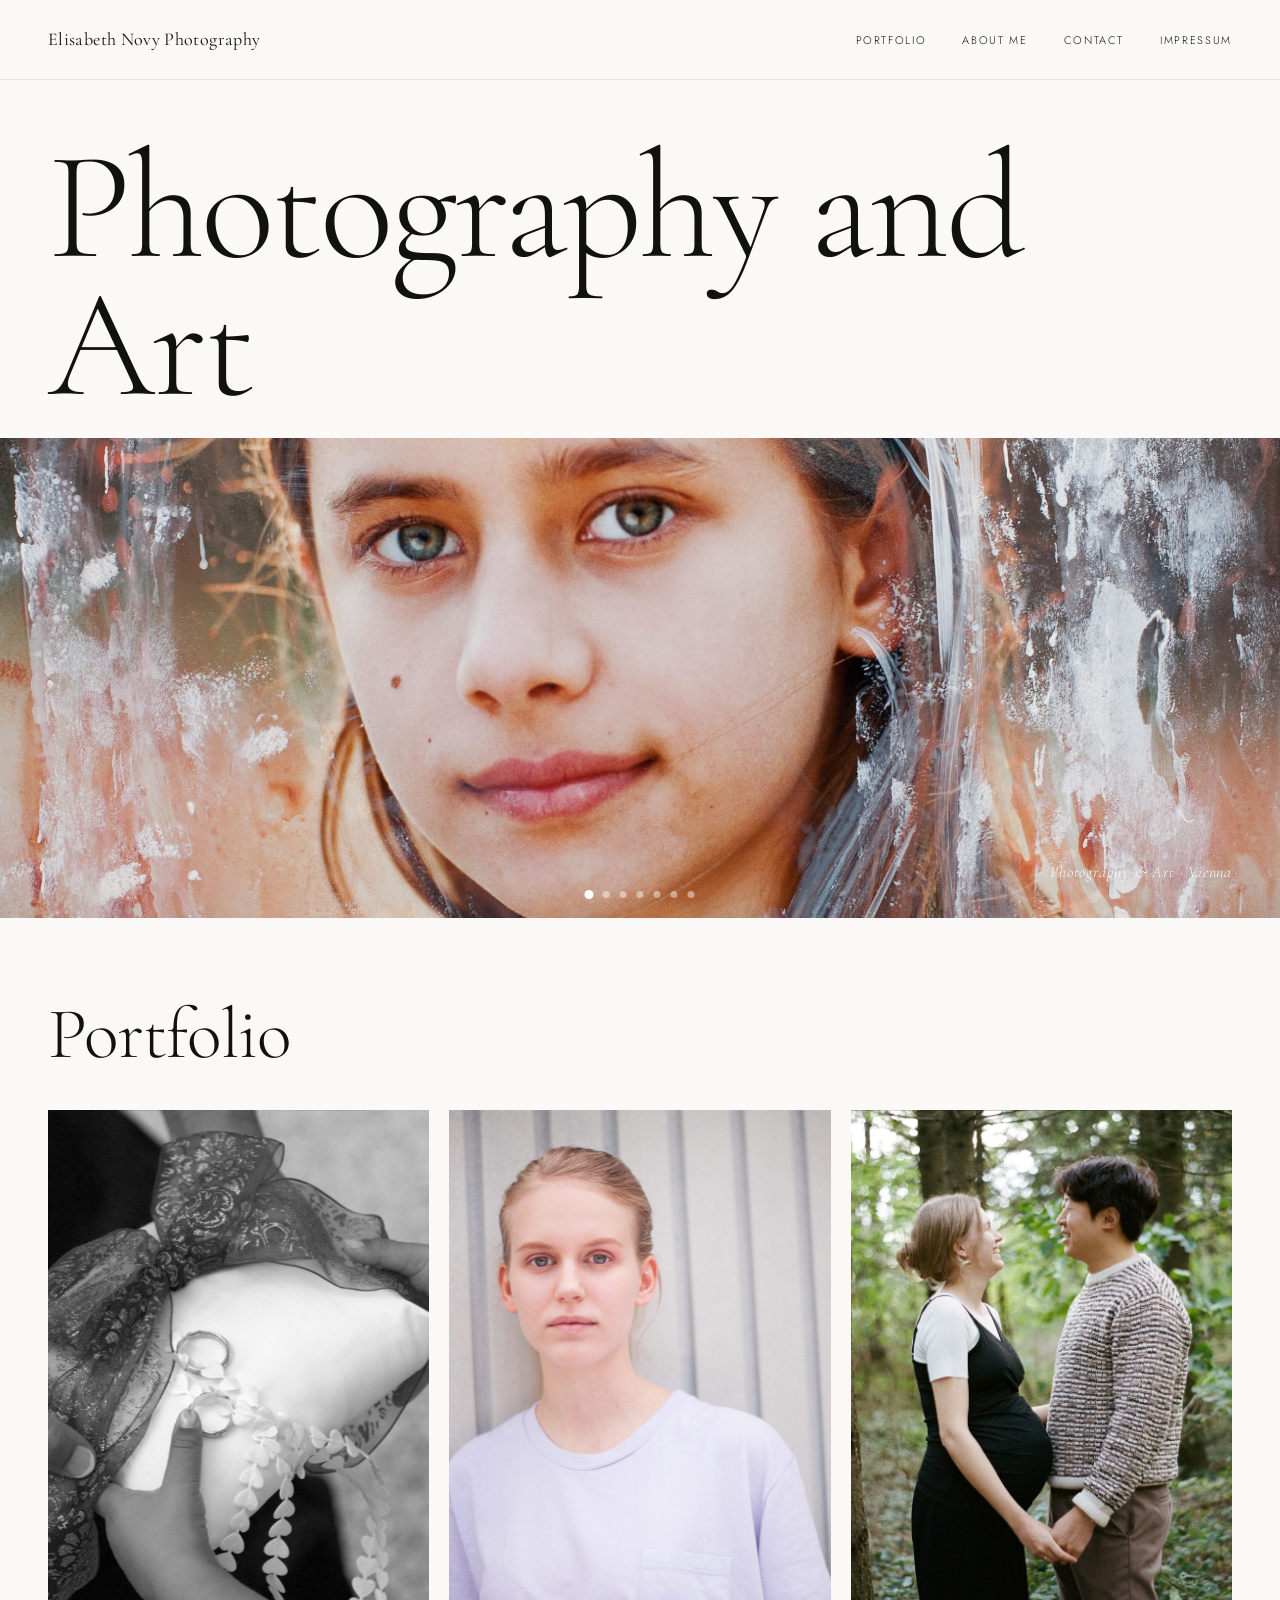
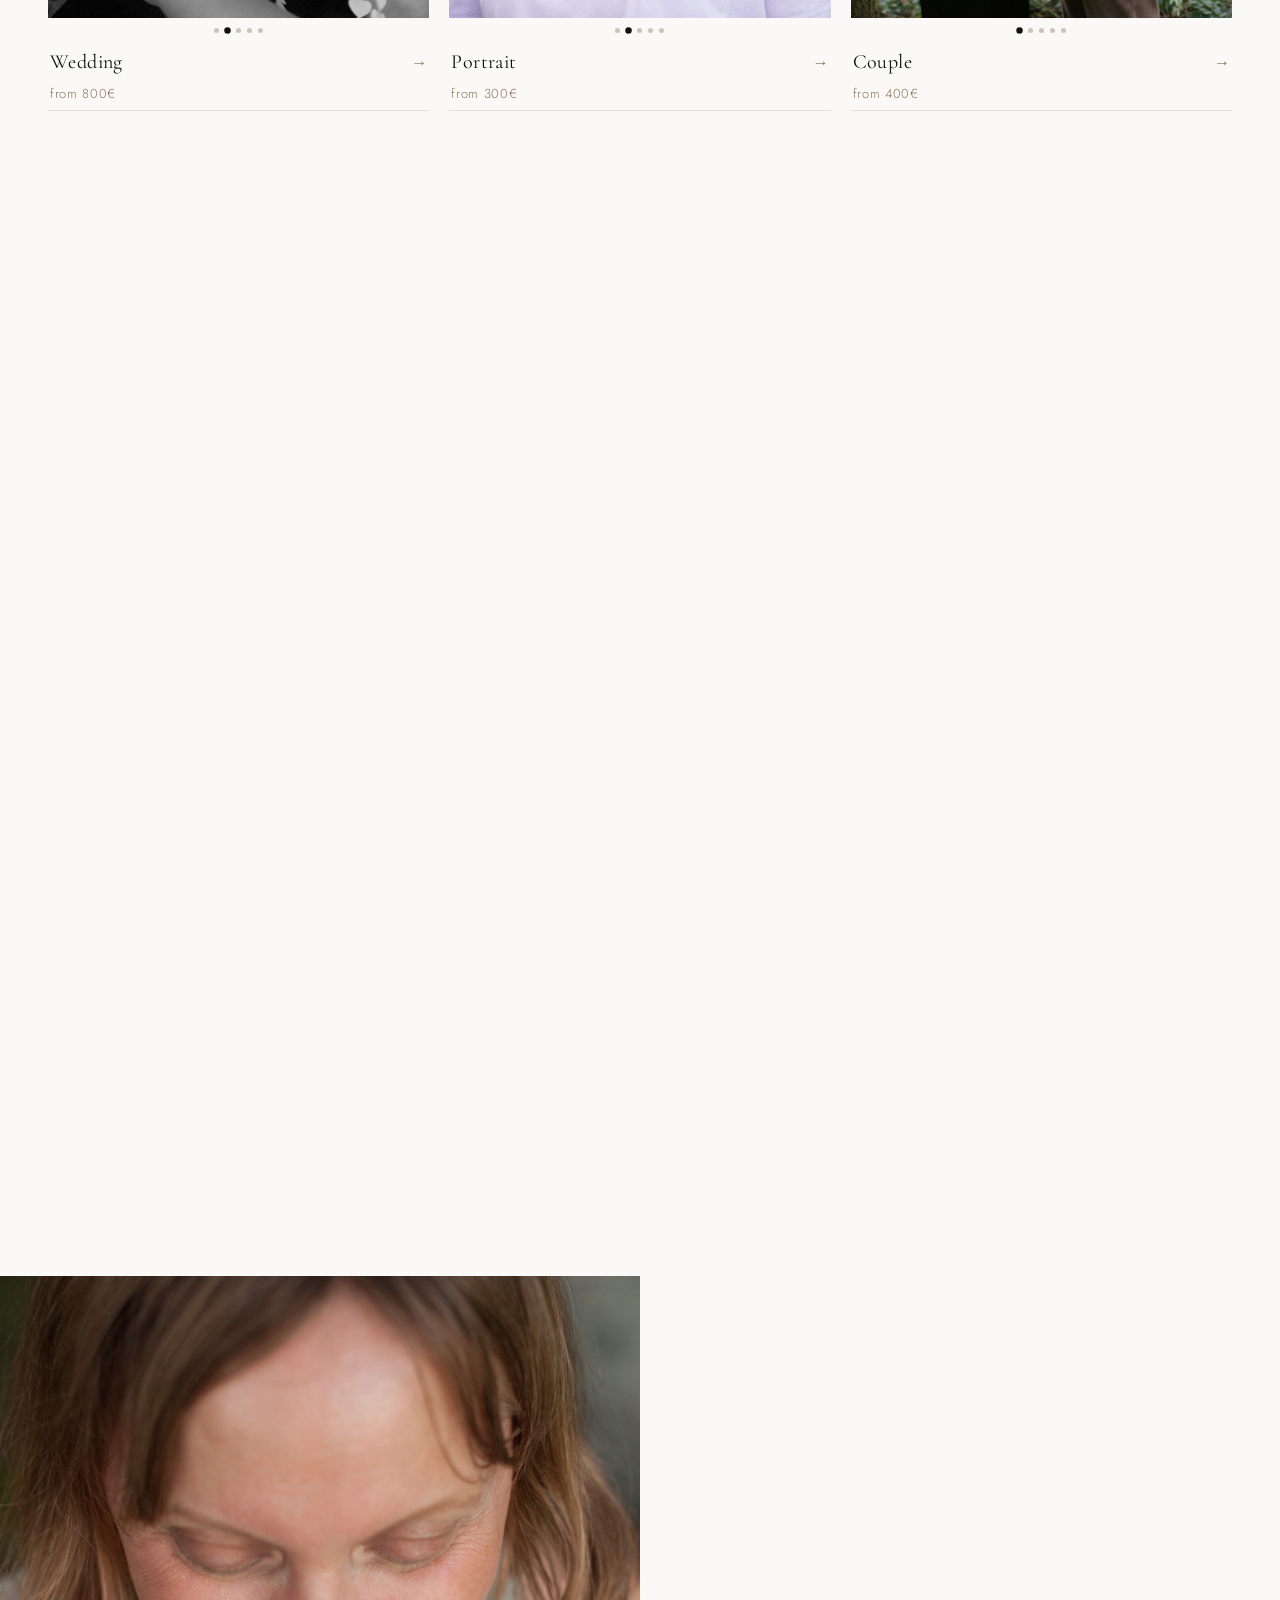
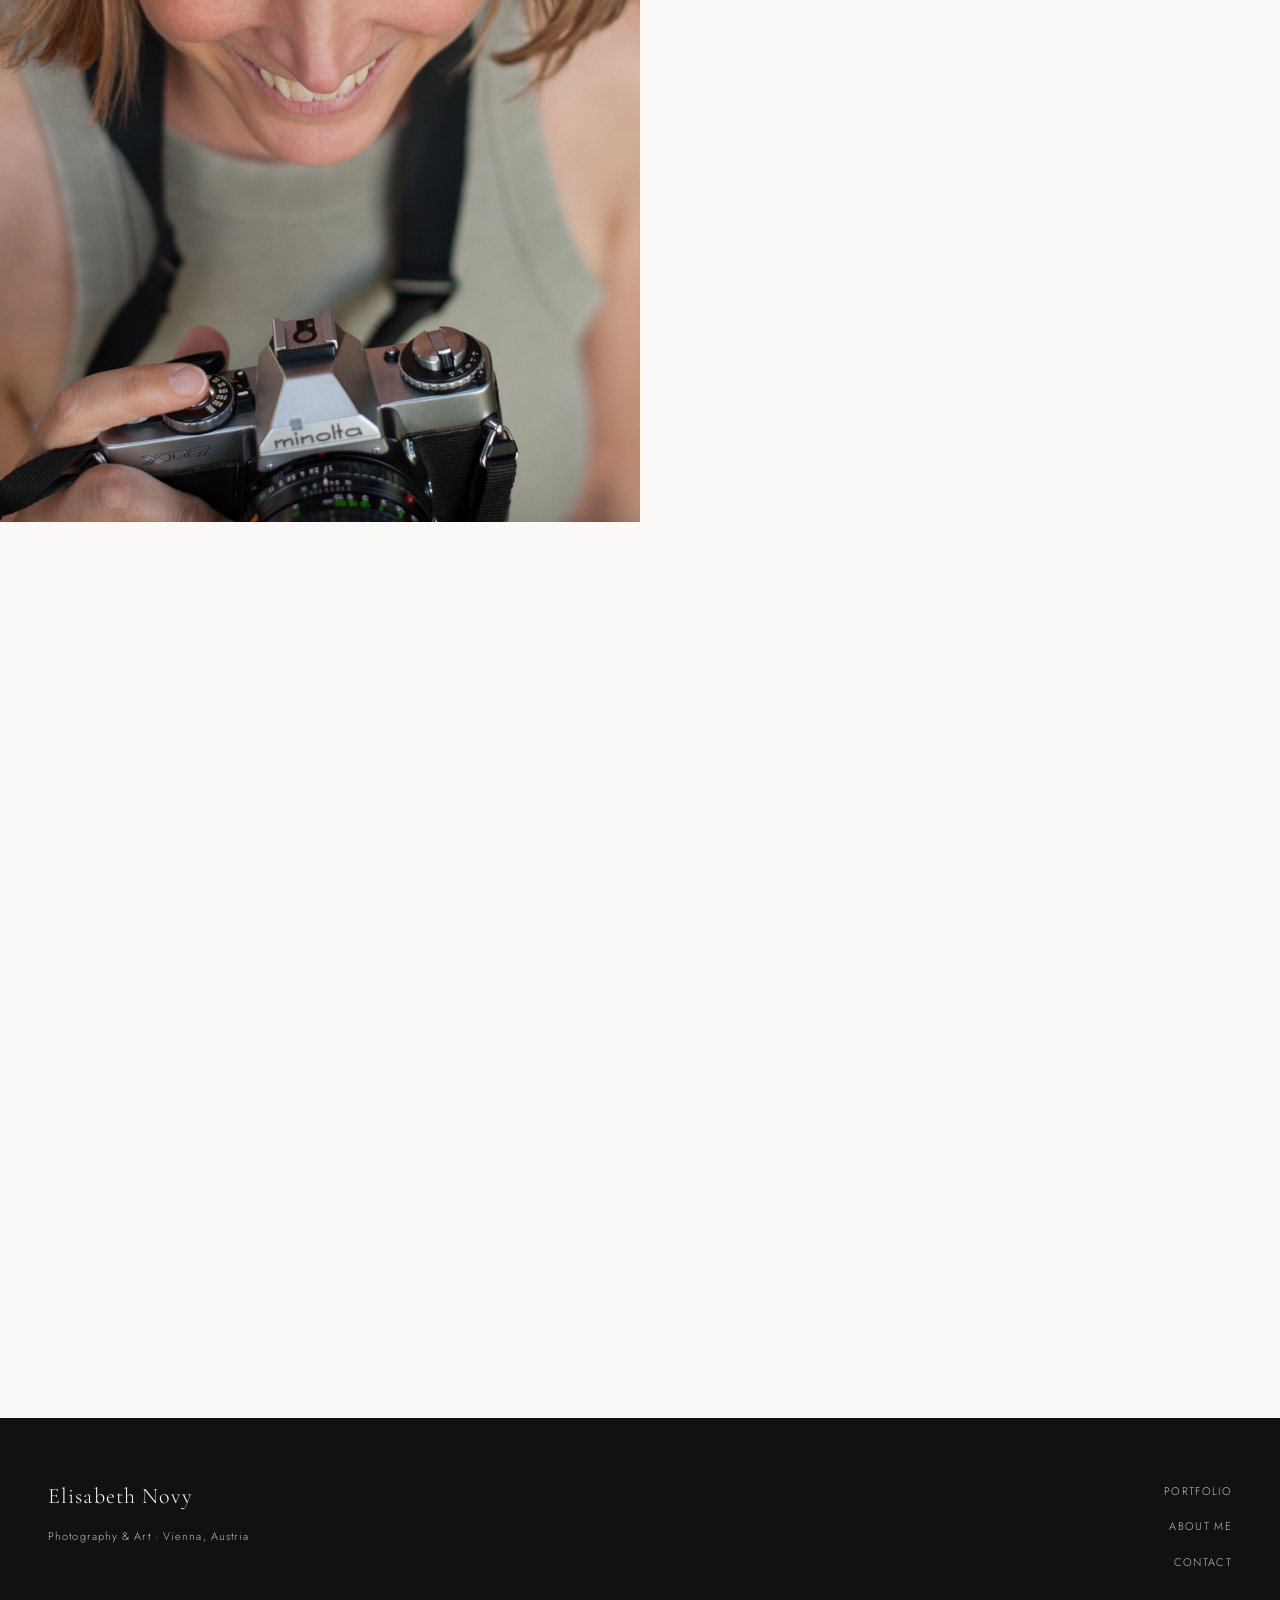
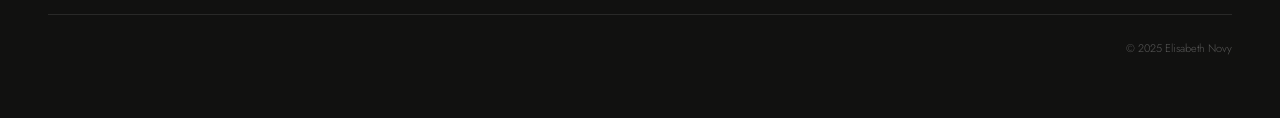
<file: index.html>
<!DOCTYPE html>
<html lang="de">
<head>
  <meta charset="UTF-8" />
  <meta name="viewport" content="width=device-width, initial-scale=1.0" />
  <title>Elisabeth Novy Photography</title>
  <link rel="stylesheet" href="style.css" />
</head>
<body>

  <nav>
    <a class="nav-logo" href="index.html">Elisabeth Novy Photography</a>
    <button class="nav-toggle" aria-label="Menu" onclick="toggleMenu()">
      <span></span><span></span><span></span>
    </button>
    <ul class="nav-links" id="navLinks">
      <li><a href="#portfolio">Portfolio</a></li>
      <li><a href="#about">About me</a></li>
      <li><a href="#contact">Contact</a></li>
      <li><a href="impressum.html">Impressum</a></li>
    </ul>
  </nav>

  <main class="page-content">

    <!-- ══════════════════════════
         HERO SLIDESHOW
    ══════════════════════════ -->
    <section class="hero">
      <div class="hero-title-block">
        <h1 class="hero-title">Photography and Art</h1>
      </div>
      <div class="hero-image-full">
        <div class="slideshow" id="hero-show">
          <div class="slideshow-strip">
            <!-- Replace these 6 filenames with your chosen hero images -->
            <div class="slide" style="background-image: url('images/DSC4511-min.jpg')"></div>
            <div class="slide" style="background-image: url('images/DSC3820-min.jpg')"></div>
            <div class="slide" style="background-image: url('images/DSC9651.jpg')"></div>
            <div class="slide" style="background-image: url('images/DSC_1596-2-2-min.jpg')"></div>
            <div class="slide" style="background-image: url('images/DSC2990-Edit-Edit-min.jpg')"></div>
            <div class="slide" style="background-image: url('images/DSC2421.JPG')"></div>
            <div class="slide" style="background-image: url('images/DSC0042-Edit.JPG')"></div>
          </div>
        </div>
        <div class="slide-dots" id="hero-dots">
          <button class="dot active" aria-label="Bild 1"></button>
          <button class="dot" aria-label="Bild 2"></button>
          <button class="dot" aria-label="Bild 3"></button>
          <button class="dot" aria-label="Bild 4"></button>
          <button class="dot" aria-label="Bild 5"></button>
          <button class="dot" aria-label="Bild 6"></button>
          <button class="dot" aria-label="Bild 6"></button>
        </div>
        <p class="hero-tagline">Photography &amp; Art · Vienna</p>
      </div>
    </section>

    <!-- ══════════════════════════
         PORTFOLIO GRID
         Each card links to its own service page
    ══════════════════════════ -->
    <section id="portfolio">
      <div class="section-header fade-up">
        <h2 class="section-title">Portfolio</h2>
      </div>

      <div class="portfolio-grid">

        <!-- CARD 1: Wedding — links to service-wedding.html -->
        <a class="portfolio-card fade-up" href="service-wedding.html">
          <div class="pcard-slideshow">
          <div class="pcard-strip">
            <!-- Replace with your 5 wedding photos -->
            <div class="pslide" style="background-image: url('images/DSC8560.jpg')"></div>
            <div class="pslide" style="background-image: url('images/sw_DSC7352-2-min.jpg')"></div>
            <div class="pslide" style="background-image: url('images/DSC8609.jpg')"></div>
            <div class="pslide" style="background-image: url('images/DSC8185.jpg')"></div>
            <div class="pslide" style="background-image: url('images/sw060_DSC2758-Edit-Edit-min.jpg')"></div>
          
          </div>
        </div>
          <div class="pcard-dots"></div>
         <div class="pcard-label">
  <span style="display:flex; flex-direction:column; gap:4px;">
    <span class="pcard-title">Wedding</span>
    <span style="font-size:13px; font-weight:300; color:#8b7355; font-family:'Jost',sans-serif; letter-spacing:0.05em;">from 800€</span>
    </span>
<span class="pcard-arrow">→</span>
</div>
        </a>

        <!-- CARD 2: Portrait — links to service-portrait.html -->
        <a class="portfolio-card fade-up" href="service-portrait.html">
          <div class="pcard-slideshow">
          <div class="pcard-strip">
            <!-- Replace with your 5 portrait photos -->
            <div class="pslide" style="background-image: url('images/DSC098985.jpg')"></div>
            <div class="pslide" style="background-image: url('images/DSC2990-Edit-Edit-min.jpg')"></div>
            <div class="pslide" style="background-image: url('images/DSC56468.jpg')"></div>
            <div class="pslide" style="background-image: url('images/DSC98456.jpg')"></div>
            <div class="pslide" style="background-image: url('images/DSC8456.JPG')"></div>
          
          </div>
        </div>
          <div class="pcard-dots"></div>
          <div class="pcard-label">
  <span style="display:flex; flex-direction:column; gap:4px;">
    <span class="pcard-title">Portrait</span>
    <span style="font-size:13px; font-weight:300; color:#8b7355; font-family:'Jost',sans-serif; letter-spacing:0.05em;">from 300€</span>
    </span>
            <span class="pcard-arrow">→</span>
          </div>
        </a>

        <!-- CARD 3: Couple — links to service-couple.html -->
        <a class="portfolio-card fade-up" href="service-couple.html">
          <div class="pcard-slideshow">
          <div class="pcard-strip">
            <!-- Replace with your 5 couple photos -->
            <div class="pslide" style="background-image: url('images/42100008.jpg')"></div>
            <div class="pslide" style="background-image: url('images/DSC3748-min.jpg')"></div>
            <div class="pslide" style="background-image: url('images/sw0407_5988-min.jpg')"></div>
            <div class="pslide" style="background-image: url('images/25010031.jpg')"></div>
            <div class="pslide" style="background-image: url('images/SW_DSC3638-2-min.jpg')"></div>
          
          </div>
        </div>
          <div class="pcard-dots"></div>
          <div class="pcard-label">
  <span style="display:flex; flex-direction:column; gap:4px;">
    <span class="pcard-title">Couple</span>
    <span style="font-size:13px; font-weight:300; color:#8b7355; font-family:'Jost',sans-serif; letter-spacing:0.05em;">from 400€</span>
  </span>
            <span class="pcard-arrow">→</span>
          </div>
        </a>

        <!-- CARD 4: Family — links to service-family.html -->
        <a class="portfolio-card fade-up" href="service-family.html">
          <div class="pcard-slideshow">
          <div class="pcard-strip">
            <!-- Replace with your 5 family photos -->
            <div class="pslide" style="background-image: url('images/DSC2608.jpg')"></div>
            <div class="pslide" style="background-image: url('images/DSC2421.JPG')"></div>
            <div class="pslide" style="background-image: url('images/PrG497906.jpg')"></div>
            <div class="pslide" style="background-image: url('images/DSC9864.jpg')"></div>
            <div class="pslide" style="background-image: url('images/D2C4650-min.jpg')"></div>
          
          </div>
        </div>
          <div class="pcard-dots"></div>
          <div class="pcard-label">
  <span style="display:flex; flex-direction:column; gap:4px;">
    <span class="pcard-title">Family & Kids</span>
    <span style="font-size:13px; font-weight:300; color:#8b7355; font-family:'Jost',sans-serif; letter-spacing:0.05em;">from 250€</span>
  </span>
  <span class="pcard-arrow">→</span>
</div>
        </a>

        <!-- CARD 5: Commercial — links to service-commercial.html -->
        <a class="portfolio-card fade-up" href="service-commercial.html">
          <div class="pcard-slideshow">
          <div class="pcard-strip">
            <!-- Replace with your 5 commercial photos -->
            <div class="pslide" style="background-image: url('images/DSC4311_RGB_kl.jpg')"></div>
            <div class="pslide" style="background-image: url('images/DSC4878.jpg')"></div>
            <div class="pslide" style="background-image: url('images/DSC123675.jpg')"></div>
            <div class="pslide" style="background-image: url('images/DSC1952-Edit.JPG')"></div>
            <div class="pslide" style="background-image: url('images/D2C1229.jpg')"></div>
            <div class="pslide" style="background-image: url('images/DSC2035r-Edit.JPG')"></div>
          
          </div>
        </div>
          <div class="pcard-dots"></div>
          <div class="pcard-label">
  <span style="display:flex; flex-direction:column; gap:4px;">
    <span class="pcard-title">Commercial</span>
    <span style="font-size:13px; font-weight:300; color:#8b7355; font-family:'Jost',sans-serif; letter-spacing:0.05em;">price on request</span>
  </span>
            <span class="pcard-arrow">→</span>
          </div>
        </a>

        <!-- CARD 6: Artwork — links to service-artwork.html -->
        <a class="portfolio-card fade-up" href="service-artwork.html">
          <div class="pcard-slideshow">
          <div class="pcard-strip">
            <!-- Replace with your 5 artwork / painted photo images -->
            <div class="pslide" style="background-image: url('images/DSC4499-min.jpg')"></div>
            <div class="pslide" style="background-image: url('images/20260128_122446.jpg')"></div>
            <div class="pslide" style="background-image: url('images/20260128_122147.jpg')"></div>
            <div class="pslide" style="background-image: url('images/20251029_161417.JPG')"></div>
            <div class="pslide" style="background-image: url('images/20241216_114441 1.jpg')"></div>
            <div class="pslide" style="background-image: url('images/DSC_1576-2-2-min.jpg')"></div>
          
          </div>
        </div>
          <div class="pcard-dots"></div>
          <div class="pcard-label">
  <span style="display:flex; flex-direction:column; gap:4px;">
    <span class="pcard-title">Artwork</span>
    <span style="font-size:13px; font-weight:300; color:#8b7355; font-family:'Jost',sans-serif; letter-spacing:0.05em;">from 50€</span>
  </span>
            <span class="pcard-arrow">→</span>
          </div>
        </a>

      </div>
    </section>

    <!-- ══════════════════════════
         ARTIST STATEMENT
    ══════════════════════════ -->
    <section class="quote-band fade-up">
      <!-- Replace with a moody atmospheric photo -->
      <img class="quote-band-bg" src="images/28070008.jpg" alt="" aria-hidden="true" />
      <p class="quote-text">
        „Die Fotografie ist für mich die Kunst,<br>
        meinem Eindruck von der Schönheit dieser Welt einen Ausdruck zu geben."
      </p>
    </section>

    <!-- ══════════════════════════
         ABOUT ME
    ══════════════════════════ -->
    <section id="about" class="about-layout">

      <div class="about-image-col">
        <!--
          Replace with a personal portrait photo of Elisabeth.
          Example: src="images/elisabeth.jpg"
        -->
        <img src="images/DSC0452.jpg" alt="Elisabeth Novy" />
      </div>

      <div class="about-text-col fade-up">
        <h2 class="about-name">Elisabeth<br>Novy</h2>
        <!-- PLACEHOLDER: short subtitle -->
        <p class="about-tagline">Fotografin &amp; Künstlerin · Wien</p>
        <div class="about-divider"></div>
        <!-- PLACEHOLDER: personal intro paragraph -->
        <p class="about-body">
           Hallo und herzlich willkommen!
Mein Name ist Elisabeth und ich bin Künstlerin & Fotografin aus Wien, Österreich.
Der Ausdruck und die Emotionen von Menschen haben mich schon immer fasziniert.
Die Stimmungen in der Natur- und Pflanzenwelt sind dabei meine Muse und inspirieren mich jeden Tag aufs Neue.
Es ist meine Leidenschaft Momente voll Schönheit und Magie einzufangen und aufs Papier zu bringen.
So erschaffe ich bewegende Menschenbilder verwoben mit der Natur und ihren Rhythmen.

Ich arbeite mit natürlichem Licht auf analogem Filmmaterial im Kleinbild- und Mittelformat. Sowie im digitalen Kleinbildformat.
        </p>
        
        <div class="about-divider"></div>
        <!-- Replace # with your actual social links -->
        <div style="display:flex; gap:24px;">
          <a href="https://www.instagram.com/elisabeth_novy_photography?utm_source=ig_web_button_share_sheet&igsh=ZDNlZDc0MzIxNw==" target="_blank" style="font-size:11px;letter-spacing:0.15em;text-transform:uppercase;color:#8b7355;text-decoration:none;">Instagram</a>
        </div>
      </div>

    </section>

    <!-- ══════════════════════════
         CONTACT
    ══════════════════════════ -->
    <section class="contact-section" id="contact">

      <div class="fade-up">
        <h2 class="contact-title">Contact</h2>
        <!-- PLACEHOLDER: short invitation text -->
        <p style="font-size:14px;color:#555;max-width:380px;line-height:1.9;margin-bottom:32px;">
          Du hast eine Idee, ein Projekt, oder möchtest einfach mehr erfahren?
          Ich freue mich auf deine Nachricht.
        </p>
        <div class="contact-info">
          <span class="contact-label">E-Mail</span>
          <!-- Replace with real email -->
          <a href="mailto:office@enovy.at">office@enovy.at</a>
          <span class="contact-label">Phone</span>
          +43 69912365944
          <span class="contact-label">Standort</span>
          Wien, Österreich
          <span class="contact-label">Instagram</span>
          <!-- Replace with real Instagram -->
          <a href="https://www.instagram.com/elisabeth_novy_photography?utm_source=ig_web_button_share_sheet&igsh=ZDNlZDc0MzIxNw==" target="_blank">@elisabeth_novy_photography</a>
        </div>
      </div>

      <div class="fade-up" style="overflow:hidden;">
        <!-- Replace with any photo you'd like next to the contact info -->
        <img src="images/20260128_122324.jpg" alt=""
          style="width:100%;aspect-ratio:3/4;object-fit:cover;object-position:center;display:block;" />
      </div>

    </section>

  </main>

  <footer>
    <div>
      <p class="footer-logo">Elisabeth Novy</p>
      <p class="footer-sub">Photography &amp; Art · Vienna, Austria</p>
    </div>
    <ul class="footer-nav">
      <li><a href="#portfolio">Portfolio</a></li>
      <li><a href="#about">About me</a></li>
      <li><a href="#contact">Contact</a></li>
    </ul>
    <div class="footer-bottom">
      <span><!-- hello@elisabethnovy.com --></span>
      <span>© 2025 Elisabeth Novy</span>
    </div>
  </footer>

  <script>
  // ── Helpers ──────────────────────────────────────────────────────────────

  /**
   * Makes any element a swipeable horizontal slideshow.
   *
   * @param {Element} container   The outer wrapper (overflow:hidden)
   * @param {Element} strip       The flex strip containing the slides
   * @param {NodeList} dots       Dot buttons to keep in sync
   * @param {number}  autoMs      Auto-advance interval in ms (0 = no auto)
   * @param {number}  staggerMs   Extra delay offset for staggered auto-advance
   */
  function makeSwipeable(container, strip, dots, autoMs, staggerMs) {
    const total = strip.children.length;
    let cur = 0;
    let autoTimer = null;

    // ── dot clicks ──
    if (dots) {
      Array.from(dots).forEach((d, i) => {
        d.addEventListener('click', e => {
          e.preventDefault();
          e.stopPropagation();
          goTo(i);
        });
      });
    }

    function setDots(n) {
      if (!dots) return;
      Array.from(dots).forEach((d, i) => d.classList.toggle('active', i === n));
    }

    function goTo(n, suppressReset) {
      cur = (n + total) % total;
      strip.style.transform = `translateX(-${cur * 100}%)`;
      setDots(cur);
      if (!suppressReset && autoMs) resetAuto();
    }

    function resetAuto() {
      clearInterval(autoTimer);
      autoTimer = setInterval(() => goTo(cur + 1, true), autoMs);
    }

    if (autoMs) {
      // Stagger so all cards don't flip at the same time
      setTimeout(() => resetAuto(), staggerMs || 0);
    }

    // ── Touch & mouse drag ────────────────────────────────────────────────
    let startX = 0;
    let startY = 0;
    let dragX = 0;
    let isDragging = false;
    let lockAxis = null; // 'x' | 'y' | null

    const THRESHOLD = 40; // px needed to commit a swipe

    function onDragStart(clientX, clientY) {
      startX = clientX;
      startY = clientY;
      dragX = 0;
      isDragging = true;
      lockAxis = null;
      strip.classList.add('dragging');
    }

    function onDragMove(clientX, clientY) {
      if (!isDragging) return;
      const dx = clientX - startX;
      const dy = clientY - startY;

      // Determine scroll axis on first significant move
      if (!lockAxis && (Math.abs(dx) > 5 || Math.abs(dy) > 5)) {
        lockAxis = Math.abs(dx) >= Math.abs(dy) ? 'x' : 'y';
      }

      if (lockAxis !== 'x') return;

      dragX = dx;
      // Move strip in real-time with the finger
      const base = -cur * 100; // percent
      const offset = (dragX / container.offsetWidth) * 100;
      strip.style.transform = `translateX(calc(${base}% + ${dragX}px))`;
    }

    function onDragEnd() {
      if (!isDragging) return;
      isDragging = false;
      strip.classList.remove('dragging');

      if (lockAxis === 'x') {
        if (dragX < -THRESHOLD) {
          goTo(cur + 1);
        } else if (dragX > THRESHOLD) {
          goTo(cur - 1);
        } else {
          // Snap back
          goTo(cur);
        }
      } else {
        // Was a vertical scroll — snap back without changing slide
        goTo(cur);
      }
      dragX = 0;
      lockAxis = null;
    }

    // Touch events
    container.addEventListener('touchstart', e => {
      onDragStart(e.touches[0].clientX, e.touches[0].clientY);
    }, { passive: true });

    container.addEventListener('touchmove', e => {
      if (lockAxis === 'x') e.preventDefault(); // prevent page scroll only when swiping horizontally
      onDragMove(e.touches[0].clientX, e.touches[0].clientY);
    }, { passive: false });

    container.addEventListener('touchend', onDragEnd);
    container.addEventListener('touchcancel', onDragEnd);

    // Mouse events (desktop drag)
    container.addEventListener('mousedown', e => {
      onDragStart(e.clientX, e.clientY);
      e.preventDefault();
    });
    window.addEventListener('mousemove', e => {
      if (isDragging) onDragMove(e.clientX, e.clientY);
    });
    window.addEventListener('mouseup', () => {
      if (isDragging) onDragEnd();
    });

    // Prevent link navigation when drag happened
    container.addEventListener('click', e => {
      if (Math.abs(dragX) > 5) e.preventDefault();
    });

    // Init position
    goTo(0, true);
  }

  // ── Mobile menu ───────────────────────────────────────────────────────────
  function toggleMenu() {
    document.getElementById('navLinks').classList.toggle('open');
  }

  // ── Scroll fade-in ────────────────────────────────────────────────────────
  const observer = new IntersectionObserver((entries) => {
    entries.forEach((entry, i) => {
      if (entry.isIntersecting) setTimeout(() => entry.target.classList.add('visible'), i * 80);
    });
  }, { threshold: 0.08 });
  document.querySelectorAll('.fade-up').forEach(el => observer.observe(el));

  // ── Hero slideshow ────────────────────────────────────────────────────────
  (function () {
    const container = document.getElementById('hero-show');
    const strip     = container.querySelector('.slideshow-strip');
    const dots      = document.querySelectorAll('#hero-dots .dot');
    makeSwipeable(container, strip, dots, 5000, 0);
  })();

  // ── Portfolio card slideshows ─────────────────────────────────────────────
  document.querySelectorAll('.portfolio-card').forEach((card, idx) => {
    const container = card.querySelector('.pcard-slideshow');
    const strip     = container.querySelector('.pcard-strip');
    const dotsWrap  = card.querySelector('.pcard-dots');
    const slideCount = strip.children.length;

    // Build dots dynamically
    for (let i = 0; i < slideCount; i++) {
      const d = document.createElement('button');
      d.className = 'pdot' + (i === 0 ? ' active' : '');
      d.setAttribute('aria-label', `Bild ${i + 1}`);
      dotsWrap.appendChild(d);
    }

    const dots = dotsWrap.querySelectorAll('.pdot');
    makeSwipeable(container, strip, dots, 3500, idx * 350);
  });

  // ── Smooth scroll with nav offset ─────────────────────────────────────────
  document.querySelectorAll('a[href^="#"]').forEach(link => {
    link.addEventListener('click', e => {
      const target = document.querySelector(link.getAttribute('href'));
      if (target) {
        e.preventDefault();
        window.scrollTo({ top: target.getBoundingClientRect().top + window.scrollY - 80, behavior: 'smooth' });
        document.getElementById('navLinks').classList.remove('open');
      }
    });
  });
</script><script>
    function toggleMenu() {
      document.getElementById('navLinks').classList.toggle('open');
    }

    // Scroll fade-in
    const observer = new IntersectionObserver((entries) => {
      entries.forEach((entry, i) => {
        if (entry.isIntersecting) setTimeout(() => entry.target.classList.add('visible'), i * 80);
      });
    }, { threshold: 0.08 });
    document.querySelectorAll('.fade-up').forEach(el => observer.observe(el));

    // Hero slideshow
    (function () {
      const slides = document.querySelectorAll('#hero-show .slide');
      const dots = document.querySelectorAll('#hero-dots .dot');
      let cur = 0;
      dots.forEach((d, i) => d.addEventListener('click', () => goTo(i)));
      function goTo(n) {
        slides[cur].classList.remove('active'); dots[cur].classList.remove('active');
        cur = (n + slides.length) % slides.length;
        slides[cur].classList.add('active'); dots[cur].classList.add('active');
      }
      setInterval(() => goTo(cur + 1), 5000);
    })();

    // Portfolio card slideshows
    document.querySelectorAll('.portfolio-card').forEach((card, idx) => {
      const slides = card.querySelectorAll('.pslide');
      const wrap = card.querySelector('.pcard-dots');
      let cur = 0;
      slides.forEach((_, i) => {
        const d = document.createElement('button');
        d.className = 'pdot' + (i === 0 ? ' active' : '');
        d.setAttribute('aria-label', `Bild ${i + 1}`);
        d.addEventListener('click', e => { e.preventDefault(); e.stopPropagation(); goTo(i); });
        wrap.appendChild(d);
      });
      function goTo(n) {
        const dots = wrap.querySelectorAll('.pdot');
        slides[cur].classList.remove('active'); dots[cur].classList.remove('active');
        cur = (n + slides.length) % slides.length;
        slides[cur].classList.add('active'); dots[cur].classList.add('active');
      }
      setInterval(() => goTo(cur + 1), 3500 + idx * 350);
    });

    // Smooth scroll with nav offset
    document.querySelectorAll('a[href^="#"]').forEach(link => {
      link.addEventListener('click', e => {
        const target = document.querySelector(link.getAttribute('href'));
        if (target) {
          e.preventDefault();
</file>
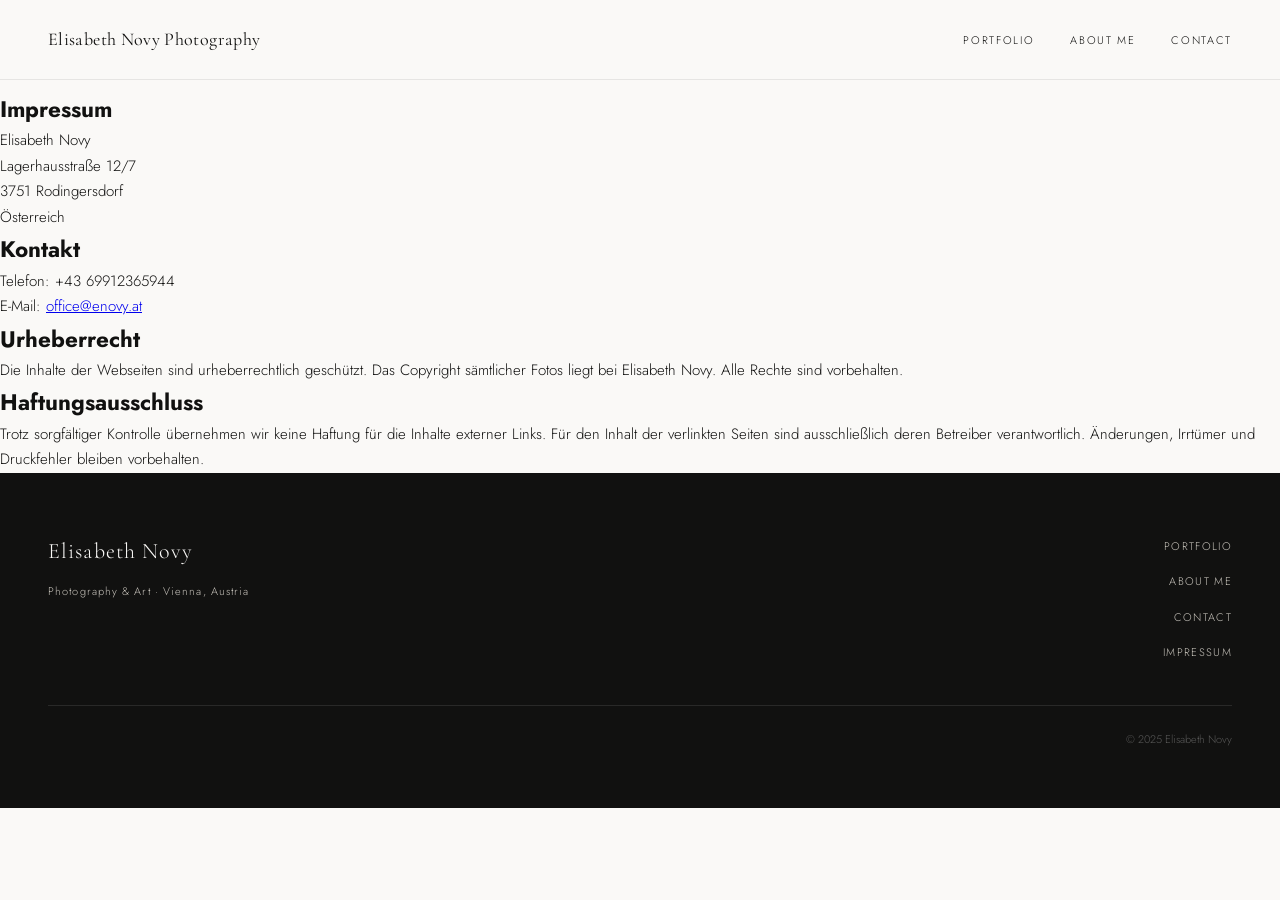
<file: impressum.html>
<!DOCTYPE html>
<html lang="de">
<head>
  <meta charset="UTF-8" />
  <meta name="viewport" content="width=device-width, initial-scale=1.0" />
  <title>Impressum – Elisabeth Novy Photography</title>
  <link rel="stylesheet" href="style.css" />
</head>
<body>

  <nav>
    <a class="nav-logo" href="index.html">Elisabeth Novy Photography</a>
    <button class="nav-toggle" aria-label="Menu" onclick="toggleMenu()">
      <span></span><span></span><span></span>
    </button>
    <ul class="nav-links" id="navLinks">
      <li><a href="index.html#portfolio">Portfolio</a></li>
      <li><a href="index.html#about">About me</a></li>
      <li><a href="index.html#contact">Contact</a></li>
    </ul>
  </nav>

  <main class="page-content">

    <section class="impressum-section">

      <h1 class="impressum-title">Impressum</h1>

      <div class="impressum-block">

        <p>
          <!-- REPLACE with full name -->
          Elisabeth Novy<br />
          <!-- REPLACE with street and number -->
          Lagerhausstraße 12/7<br />
          <!-- REPLACE with postal code and city -->
          3751 Rodingersdorf<br />
          Österreich
          
        </p>
      </div>

      <div class="impressum-block">
        <h2>Kontakt</h2>
        <p>
          <!-- REPLACE with your phone number, or delete this line -->
          Telefon: +43 69912365944 <!-- +43 XXX XXX XXXX --><br />
          <!-- REPLACE with your email -->
          E-Mail: <a href="mailto:office@enovy.at">office@enovy.at</a>
        </p>
      </div>
      
      <div class="impressum-block">
        <h2>Urheberrecht</h2>
        <p>
          Die Inhalte der Webseiten sind urheberrechtlich geschützt. Das Copyright sämtlicher Fotos liegt bei Elisabeth Novy. Alle Rechte sind vorbehalten.
        </p>
      </div>

      <div class="impressum-block">
        <h2>Haftungsausschluss</h2>
        <p>
          Trotz sorgfältiger Kontrolle übernehmen wir keine Haftung für die Inhalte externer Links. Für den Inhalt der verlinkten Seiten sind ausschließlich deren Betreiber verantwortlich.
Änderungen, Irrtümer und Druckfehler bleiben vorbehalten.
        </p>
      </div>


    </section>

  </main>

  <footer>
    <div>
      <p class="footer-logo">Elisabeth Novy</p>
      <p class="footer-sub">Photography &amp; Art · Vienna, Austria</p>
    </div>
    <ul class="footer-nav">
      <li><a href="index.html#portfolio">Portfolio</a></li>
      <li><a href="index.html#about">About me</a></li>
      <li><a href="index.html#contact">Contact</a></li>
      <li><a href="impressum.html">Impressum</a></li>
    </ul>
    <div class="footer-bottom">
      <span><!-- hello@elisabethnovy.com --></span>
      <span>© 2025 Elisabeth Novy</span>
    </div>
  </footer>

  <script>
    function toggleMenu() {
      document.getElementById('navLinks').classList.toggle('open');
    }
  </script>

</body>
</html>
</file>
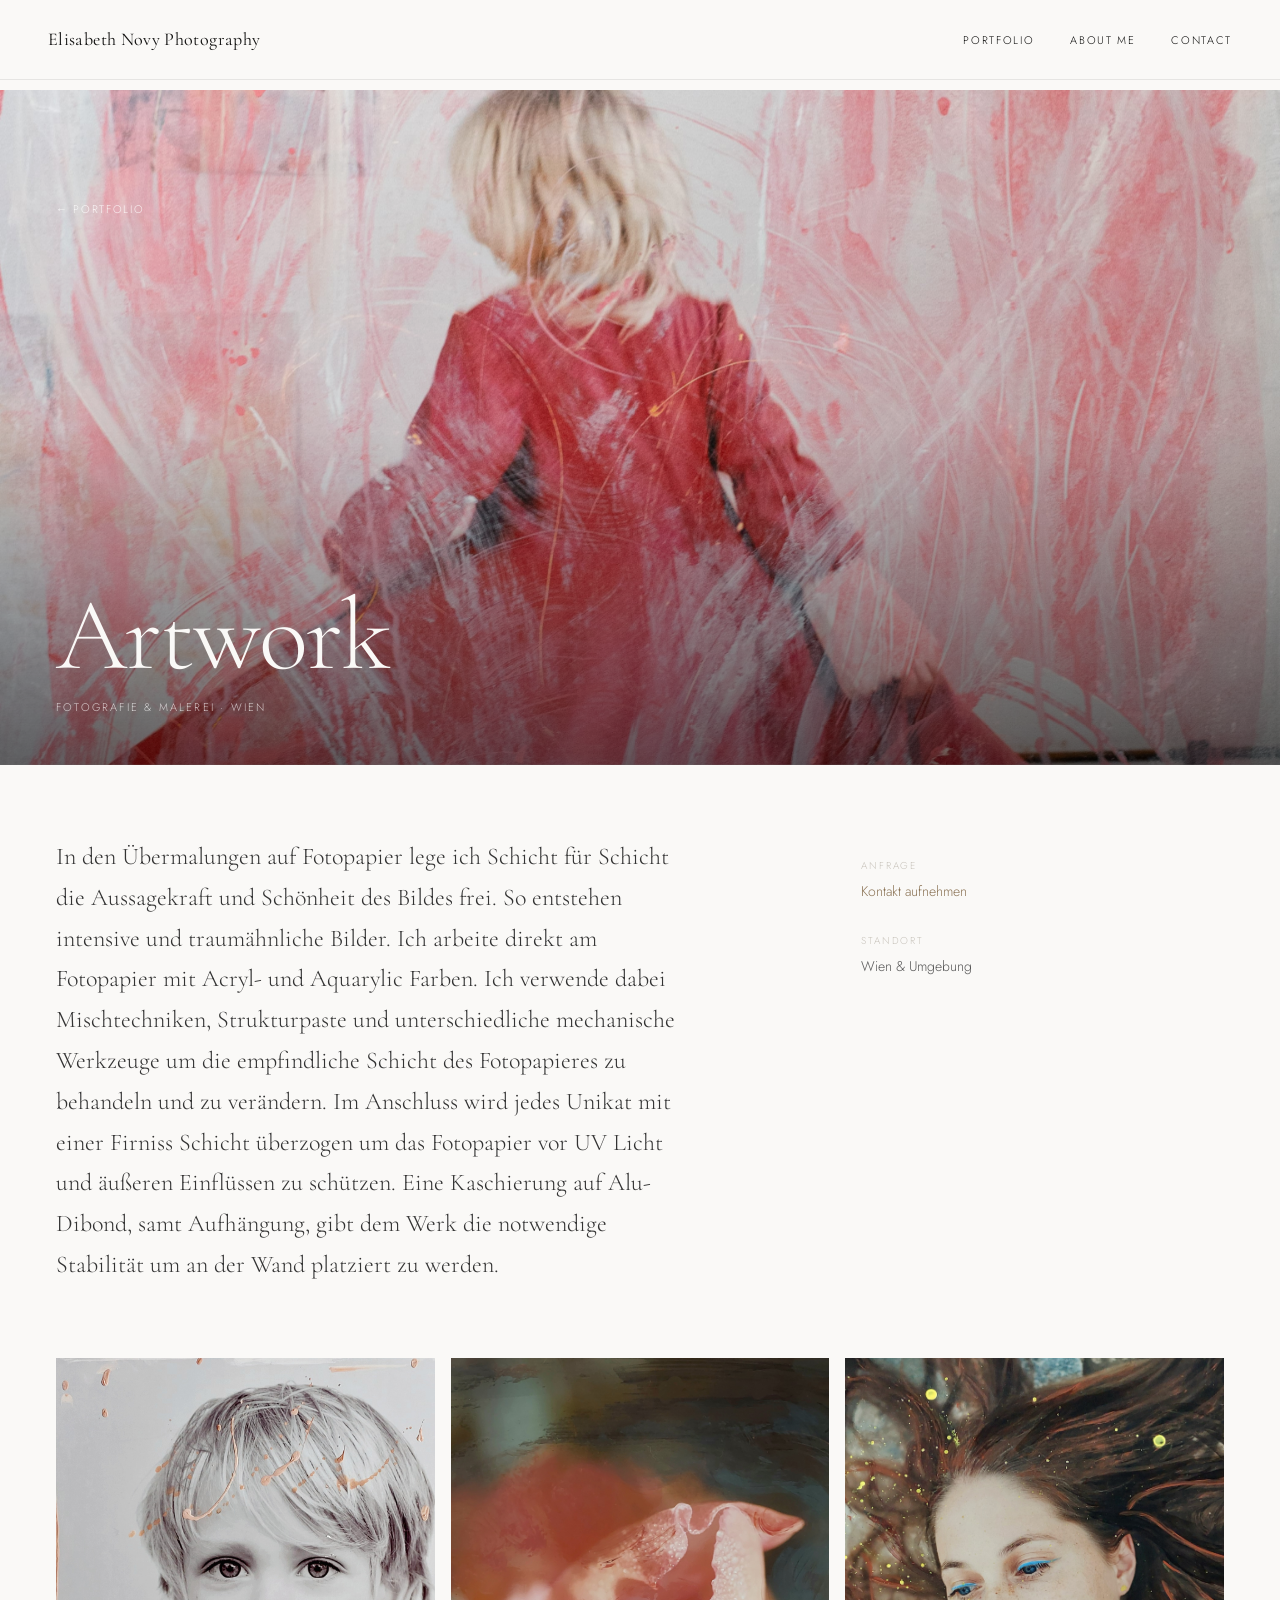
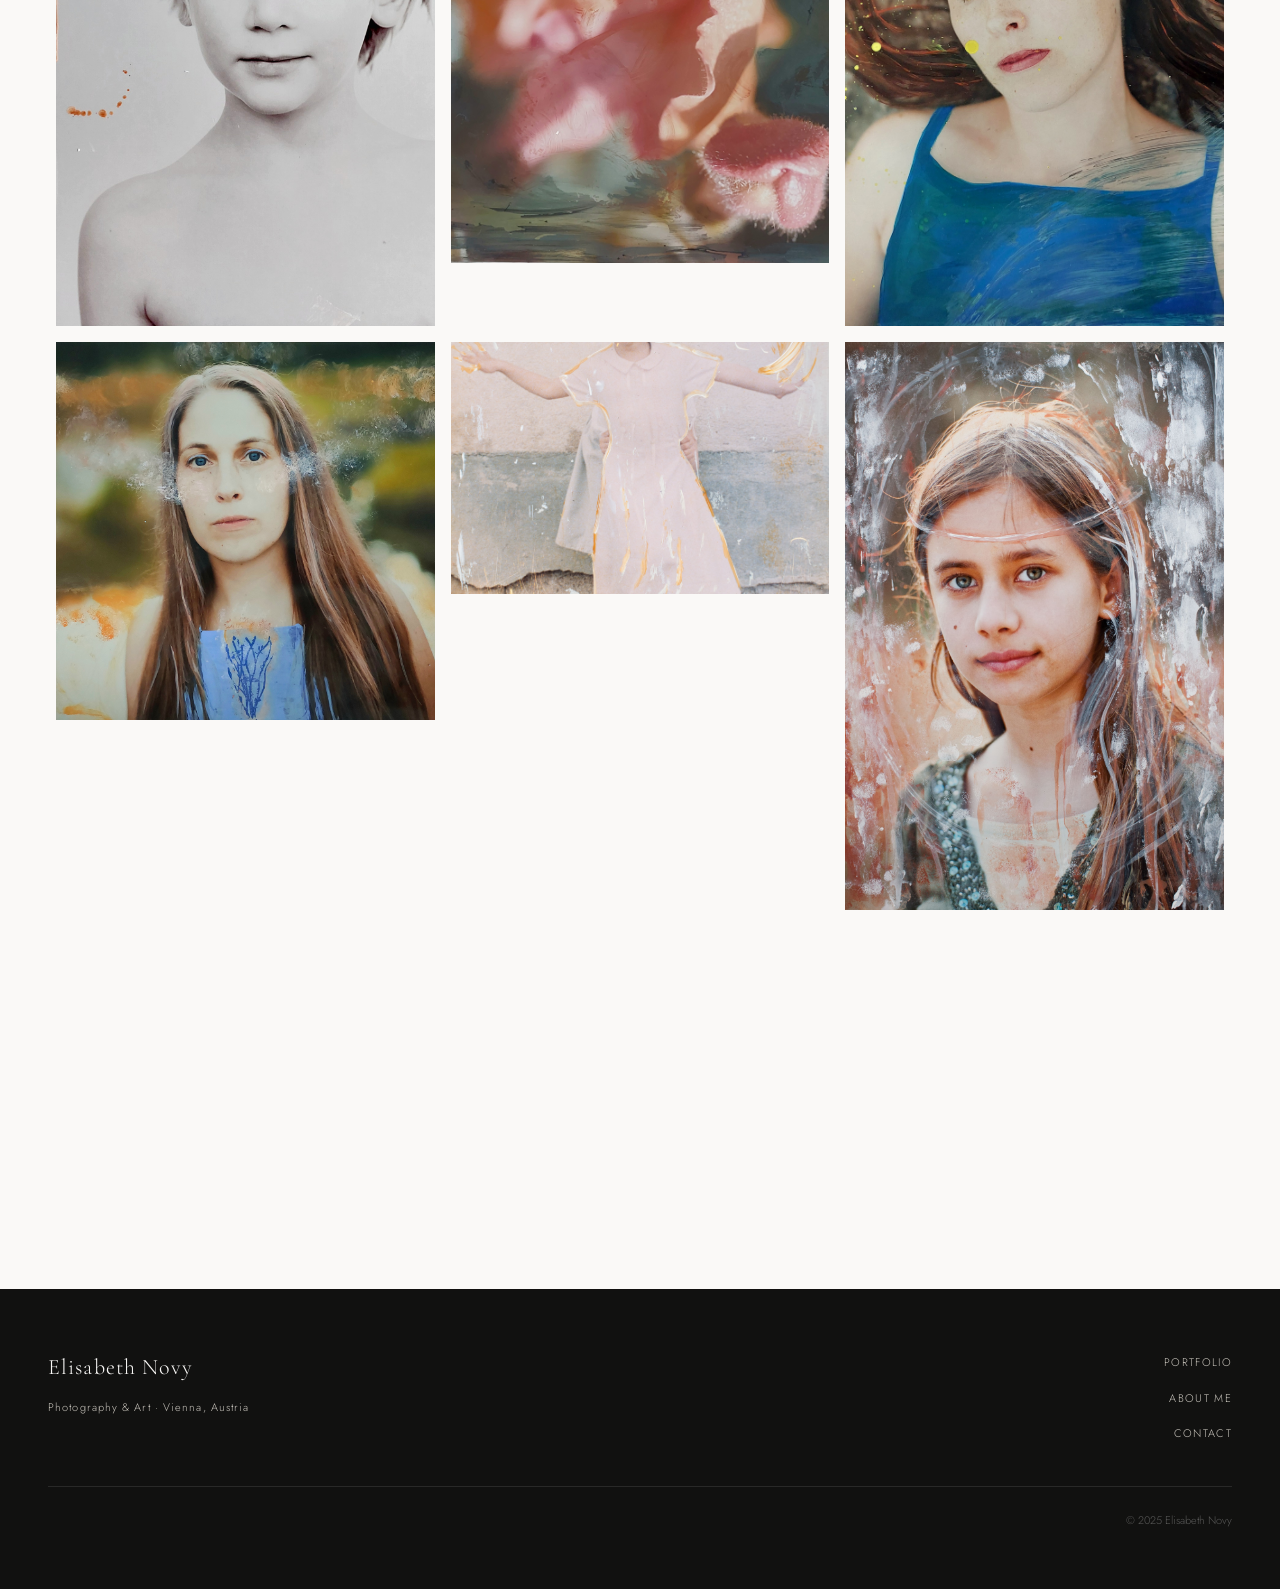
<file: service-artwork.html>
<!DOCTYPE html>
<html lang="de">
<head>
  <meta charset="UTF-8" />
  <meta name="viewport" content="width=device-width, initial-scale=1.0" />
  <title>Artwork – Elisabeth Novy Photography</title>
  <link rel="stylesheet" href="style.css" />
</head>
<body>

  <nav>
    <a class="nav-logo" href="index.html">Elisabeth Novy Photography</a>
    <button class="nav-toggle" aria-label="Menu" onclick="toggleMenu()">
      <span></span><span></span><span></span>
    </button>
    <ul class="nav-links" id="navLinks">
      <li><a href="index.html#portfolio">Portfolio</a></li>
      <li><a href="index.html#about">About me</a></li>
      <li><a href="index.html#contact">Contact</a></li>
    </ul>
  </nav>

  <main class="page-content">

    <!-- SERVICE HERO – large image with title overlay -->
    <section class="svc-hero">
      <!--
        Replace src with the best single photo for this service.
        This is the full-width banner at the top of the page.
        Example: src="images/DSC_1576-2-2-min.jpg"
      -->
      <div class="svc-hero-img" style="background-image: url('images/DSC_1596-2-2-min.jpg')"></div>
      <div class="svc-hero-overlay">
        <a class="svc-back" href="index.html#portfolio">← Portfolio</a>
        <h1 class="svc-hero-title">Artwork</h1>
        <p class="svc-hero-sub">Fotografie &amp; Malerei · Wien</p>
      </div>
    </section>

    <!-- SERVICE DESCRIPTION -->
    <section class="svc-desc-section fade-up">
      <div class="svc-desc-text">
        <!-- PLACEHOLDER: Replace with your own text for this service. -->
        <p>In den Übermalungen auf Fotopapier lege ich Schicht für Schicht die Aussagekraft und Schönheit des Bildes frei.
So entstehen intensive und traumähnliche Bilder.  Ich arbeite direkt am Fotopapier mit Acryl- und Aquarylic Farben. Ich verwende dabei Mischtechniken, Strukturpaste und unterschiedliche mechanische Werkzeuge um die empfindliche Schicht des Fotopapieres zu behandeln und zu verändern.
Im Anschluss wird jedes Unikat mit einer Firniss Schicht überzogen um das Fotopapier vor UV Licht und äußeren Einflüssen zu schützen.
Eine Kaschierung auf Alu-Dibond, samt Aufhängung, gibt dem Werk die notwendige Stabilität um an der Wand platziert zu werden.  </p>
      </div>
      <div class="svc-desc-meta">
        <!-- PLACEHOLDER: Optional pricing, duration, or booking info. Example: -->
        <div class="svc-meta-block">
          <span class="contact-label">Anfrage</span>
          <!-- Replace with real email -->
          <a class="svc-meta-link" href="index.html#contact">Kontakt aufnehmen</a>
        </div>
        <div class="svc-meta-block">
          <span class="contact-label">Standort</span>
          <span>Wien &amp; Umgebung</span>
        </div>
      </div>
    </section>

    <!-- PHOTO GALLERY – show more work for this service -->
    <section class="svc-gallery fade-up">
      <!--
        Replace the src values below with your photos for this service.
        Add or remove photo-item blocks as needed.
        All orientations (portrait/landscape) work — the grid crops to center.
      -->
      <div class="svc-gallery-grid">

        <div class="svc-gallery-item">
          <img src="images/20241216_114441 1.jpg" alt="Artwork 1" />
        </div>
        <div class="svc-gallery-item">
          <img src="images/20260128_122147.jpg" alt="Artwork 2" />
        </div>
        <div class="svc-gallery-item">
          <img src="images/20260128_122324.jpg" alt="Artwork 3" />
        </div>
        <div class="svc-gallery-item">
          <img src="images/20260128_122446.jpg" alt="Artwork 4" />
        </div>
        <div class="svc-gallery-item">
          <img src="images/DSC_1576-2-2-min.jpg" alt="Artwork 5" />
        </div>
        <div class="svc-gallery-item">
          <img src="images/DSC4511-min.jpg" alt="Artwork 6" />
        </div>

        <!--
          ADD MORE PHOTOS: copy and paste this block for each additional photo:

          <div class="svc-gallery-item">
            <img src="images/YOUR-PHOTO.jpg" alt="Artwork" />
          </div>
        -->

      </div>
    </section>

    <!-- CTA -->
    <section class="quote-band fade-up" style="padding: 80px 48px;">
      <p class="quote-text" style="font-size: clamp(22px, 3.5vw, 42px);">
        Neugierig? Ich freue mich auf deine Nachricht.
      </p>
      <a href="index.html#contact" class="cta-btn">Kontakt aufnehmen</a>
    </section>

  </main>

  <footer>
    <div>
      <p class="footer-logo">Elisabeth Novy</p>
      <p class="footer-sub">Photography &amp; Art · Vienna, Austria</p>
    </div>
    <ul class="footer-nav">
      <li><a href="index.html#portfolio">Portfolio</a></li>
      <li><a href="index.html#about">About me</a></li>
      <li><a href="index.html#contact">Contact</a></li>
    </ul>
    <div class="footer-bottom">
      <span><!-- hello@elisabethnovy.com --></span>
      <span>© 2025 Elisabeth Novy</span>
    </div>
  </footer>

  <script>
    function toggleMenu() {
      document.getElementById('navLinks').classList.toggle('open');
    }
    const observer = new IntersectionObserver((entries) => {
      entries.forEach((entry, i) => {
        if (entry.isIntersecting) setTimeout(() => entry.target.classList.add('visible'), i * 80);
      });
    }, { threshold: 0.08 });
    document.querySelectorAll('.fade-up').forEach(el => observer.observe(el));
  </script>

</body>
</html>
</file>
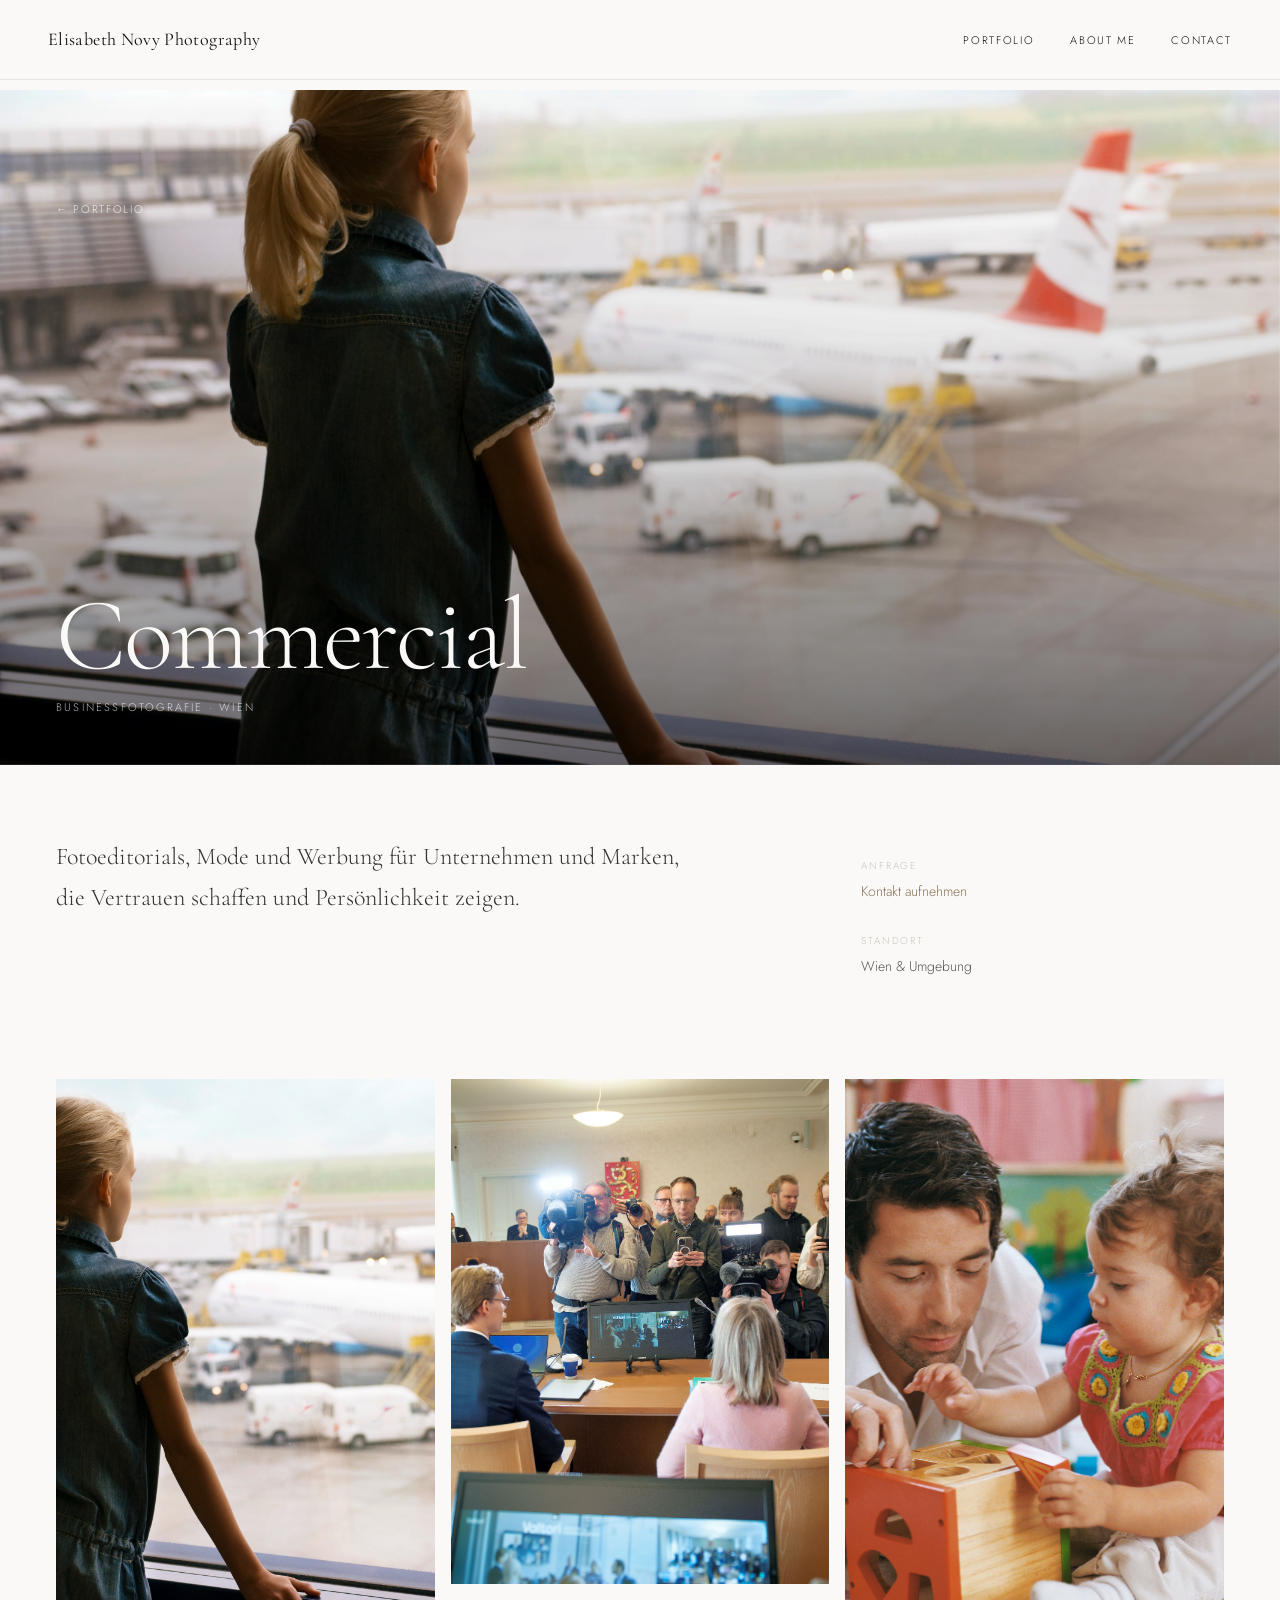
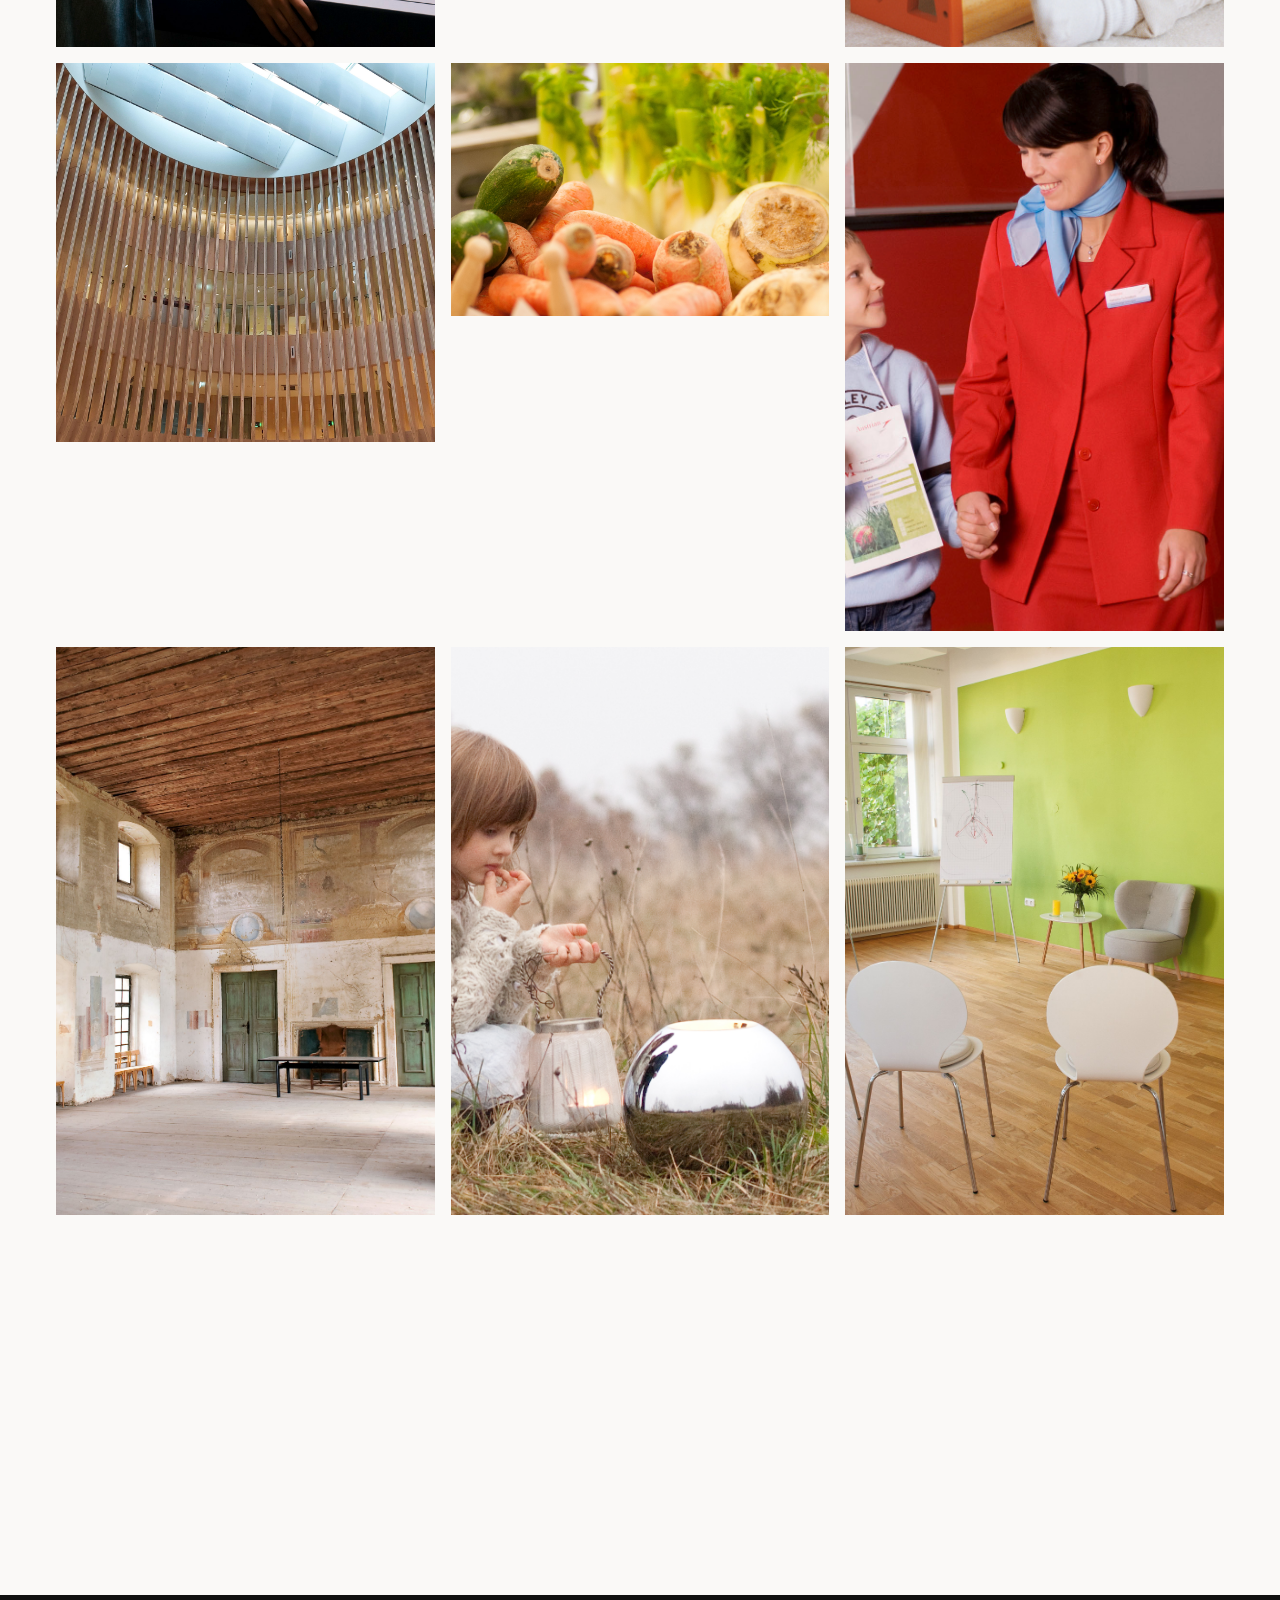
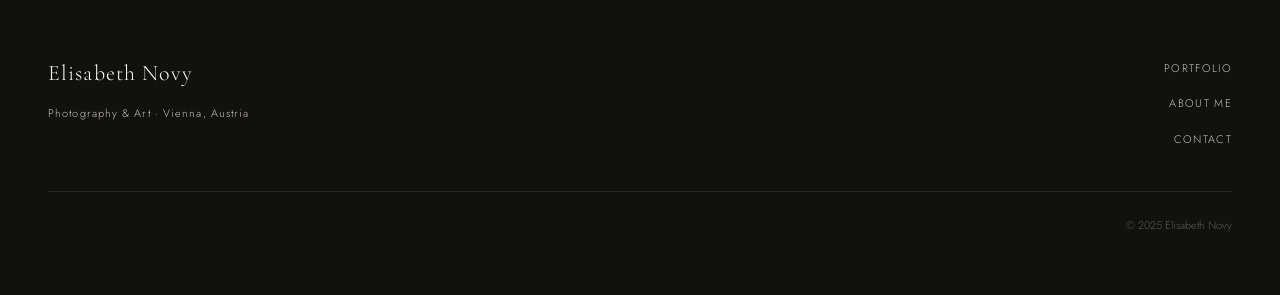
<file: service-commercial.html>
<!DOCTYPE html>
<html lang="de">
<head>
  <meta charset="UTF-8" />
  <meta name="viewport" content="width=device-width, initial-scale=1.0" />
  <title>Commercial – Elisabeth Novy Photography</title>
  <link rel="stylesheet" href="style.css" />
</head>
<body>

  <nav>
    <a class="nav-logo" href="index.html">Elisabeth Novy Photography</a>
    <button class="nav-toggle" aria-label="Menu" onclick="toggleMenu()">
      <span></span><span></span><span></span>
    </button>
    <ul class="nav-links" id="navLinks">
      <li><a href="index.html#portfolio">Portfolio</a></li>
      <li><a href="index.html#about">About me</a></li>
      <li><a href="index.html#contact">Contact</a></li>
    </ul>
  </nav>

  <main class="page-content">

    <!-- SERVICE HERO – large image with title overlay -->
    <section class="svc-hero">
      <!--
        Replace src with the best single photo for this service.
        This is the full-width banner at the top of the page.
        Example: src="images/DSC2421.JPG"
      -->
      <div class="svc-hero-img" style="background-image: url('images/DSC4072_RGB.jpg')"></div>
      <div class="svc-hero-overlay">
        <a class="svc-back" href="index.html#portfolio">← Portfolio</a>
        <h1 class="svc-hero-title">Commercial</h1>
        <p class="svc-hero-sub">Businessfotografie · Wien</p>
      </div>
    </section>

    <!-- SERVICE DESCRIPTION -->
    <section class="svc-desc-section fade-up">
      <div class="svc-desc-text">
        <!-- PLACEHOLDER: Replace with your own text for this service. -->
        <p>Fotoeditorials, Mode und Werbung für Unternehmen und Marken, die Vertrauen schaffen und Persönlichkeit zeigen.</p>
      </div>
      <div class="svc-desc-meta">
        <!-- PLACEHOLDER: Optional pricing, duration, or booking info. Example: -->
        <div class="svc-meta-block">
          <span class="contact-label">Anfrage</span>
          <!-- Replace with real email -->
          <a class="svc-meta-link" href="index.html#contact">Kontakt aufnehmen</a>
        </div>
        <div class="svc-meta-block">
          <span class="contact-label">Standort</span>
          <span>Wien &amp; Umgebung</span>
        </div>
      </div>
    </section>

    <!-- PHOTO GALLERY – show more work for this service -->
    <section class="svc-gallery fade-up">
      <!--
        Replace the src values below with your photos for this service.
        Add or remove photo-item blocks as needed.
        All orientations (portrait/landscape) work — the grid crops to center.
      -->
      <div class="svc-gallery-grid">

        <div class="svc-gallery-item">
          <img src="images/DSC4072_RGB.jpg" alt="Commercial 1" />
        </div>
        <div class="svc-gallery-item">
          <img src="images/DSC1952-Edit.JPG" alt="Commercial 2" />
        </div>
        <div class="svc-gallery-item">
          <img src="images/DSC123675.jpg" alt="Commercial 3" />
        </div>
        <div class="svc-gallery-item">
          <img src="images/20251029_161417.JPG" alt="Commercial 7" />
        </div>
        <div class="svc-gallery-item">
          <img src="images/DSC4878.jpg" alt="Commercial 4" />
        </div>
        <div class="svc-gallery-item">
          <img src="images/DSC4311_RGB_kl.jpg" alt="Commercial 5" />
        </div>
        <div class="svc-gallery-item">
          <img src="images/DSC0042-Edit.JPG" alt="Commercial 9" />
        </div>
        <div class="svc-gallery-item">
          <img src="images/D2C1229.jpg" alt="Commercial 6" />
        </div>
        <div class="svc-gallery-item">
          <img src="images/DSC2035r-Edit.JPG" alt="Commercial 8" />
        </div>

        <!--
          ADD MORE PHOTOS: copy and paste this block for each additional photo:

          <div class="svc-gallery-item">
            <img src="images/YOUR-PHOTO.jpg" alt="Commercial" />
          </div>
        -->

      </div>
    </section>

    <!-- CTA -->
    <section class="quote-band fade-up" style="padding: 80px 48px;">
      <p class="quote-text" style="font-size: clamp(22px, 3.5vw, 42px);">
        Neugierig? Ich freue mich auf deine Nachricht.
      </p>
      <a href="index.html#contact" class="cta-btn">Kontakt aufnehmen</a>
    </section>

  </main>

  <footer>
    <div>
      <p class="footer-logo">Elisabeth Novy</p>
      <p class="footer-sub">Photography &amp; Art · Vienna, Austria</p>
    </div>
    <ul class="footer-nav">
      <li><a href="index.html#portfolio">Portfolio</a></li>
      <li><a href="index.html#about">About me</a></li>
      <li><a href="index.html#contact">Contact</a></li>
    </ul>
    <div class="footer-bottom">
      <span><!-- hello@elisabethnovy.com --></span>
      <span>© 2025 Elisabeth Novy</span>
    </div>
  </footer>

  <script>
    function toggleMenu() {
      document.getElementById('navLinks').classList.toggle('open');
    }
    const observer = new IntersectionObserver((entries) => {
      entries.forEach((entry, i) => {
        if (entry.isIntersecting) setTimeout(() => entry.target.classList.add('visible'), i * 80);
      });
    }, { threshold: 0.08 });
    document.querySelectorAll('.fade-up').forEach(el => observer.observe(el));
  </script>

</body>
</html>
</file>
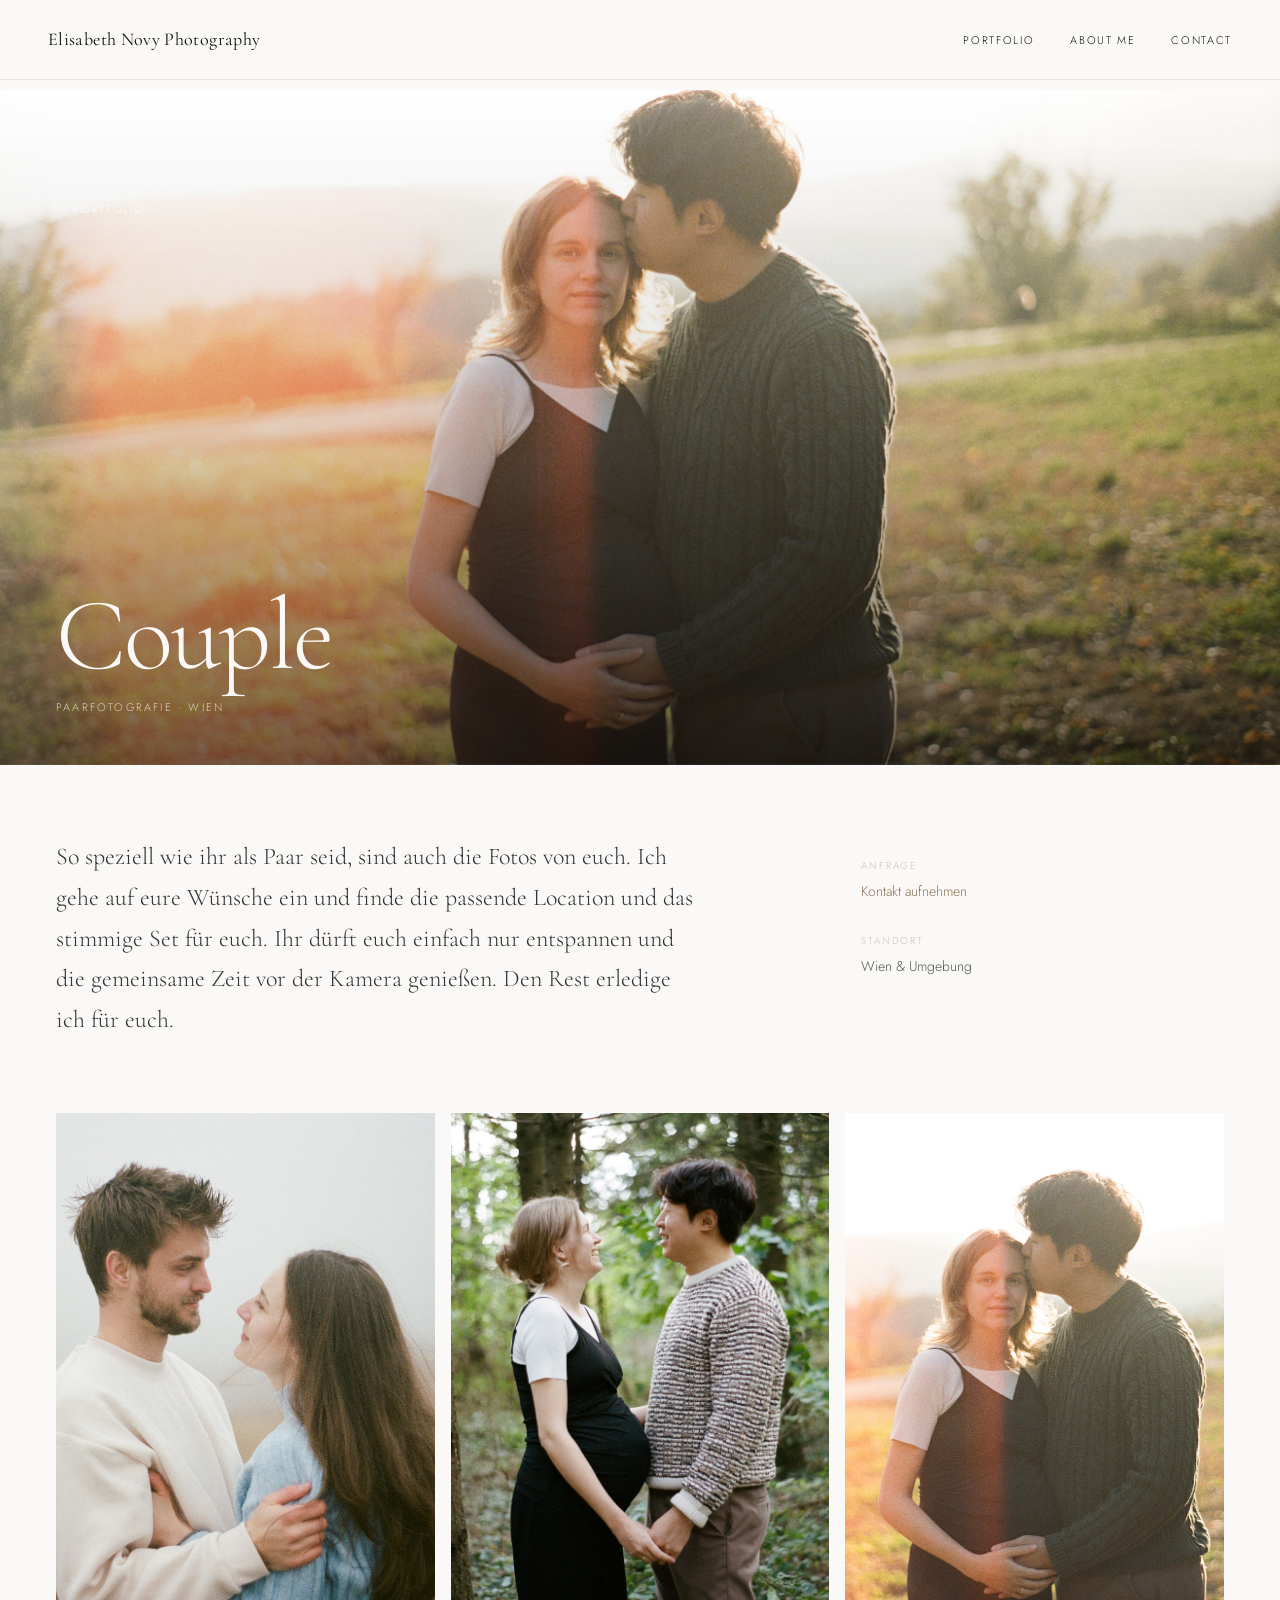
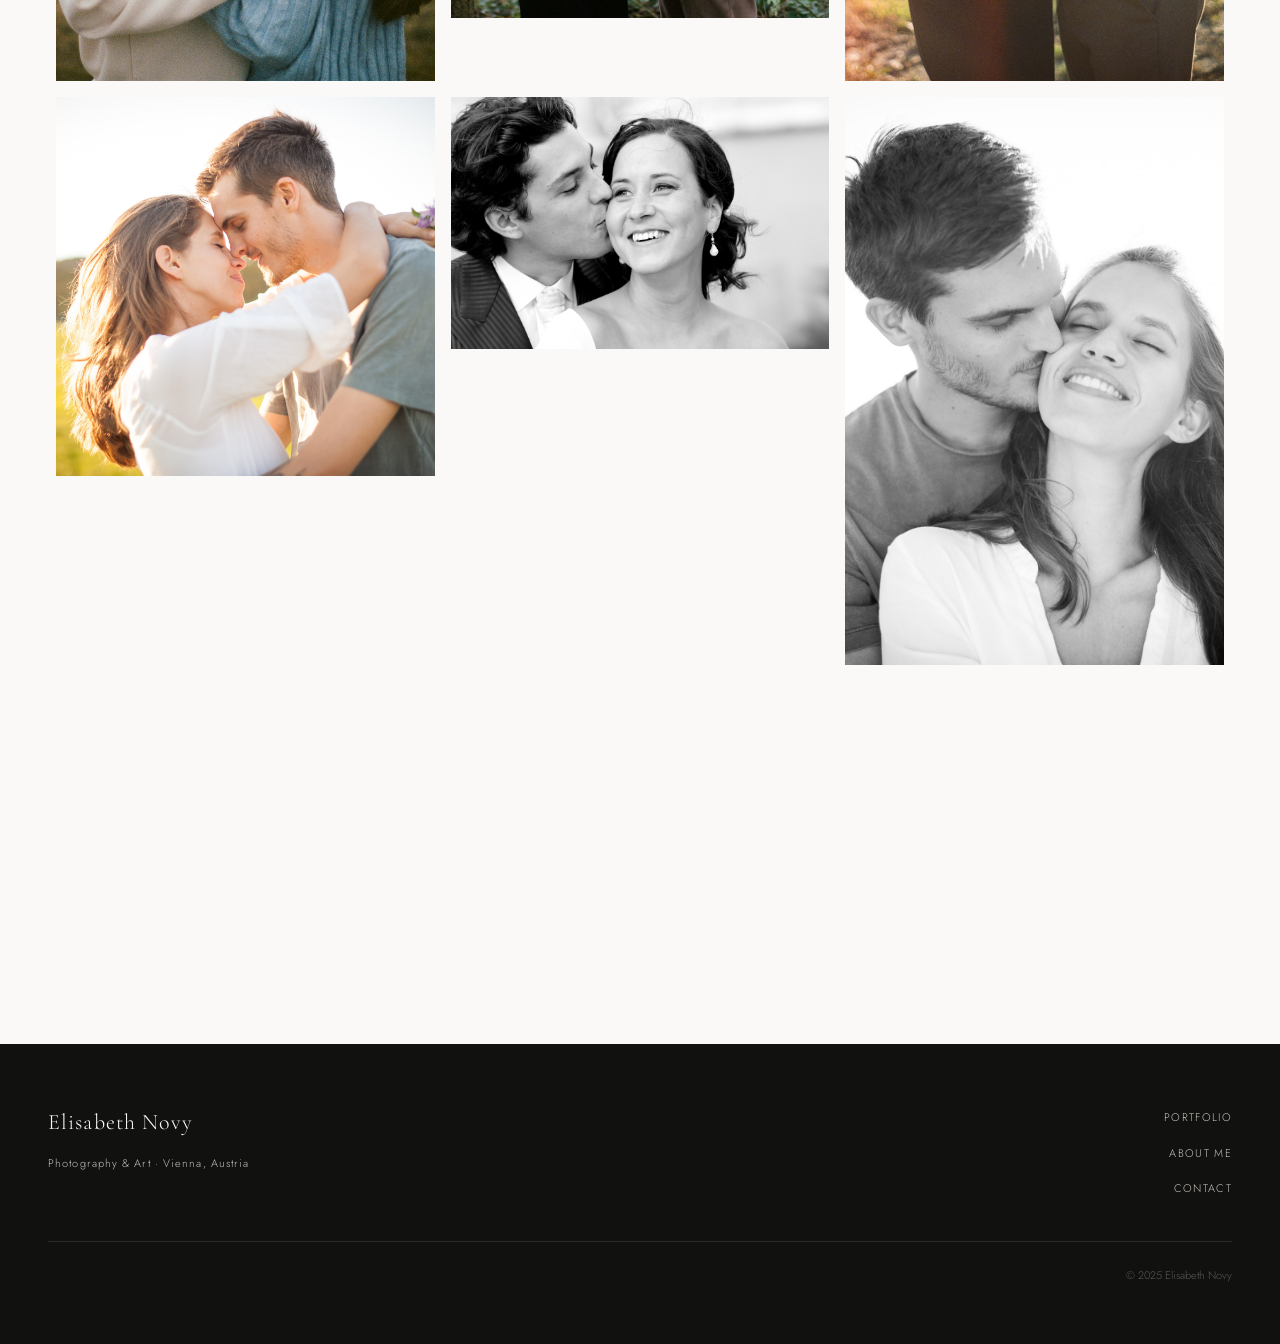
<file: service-couple.html>
<!DOCTYPE html>
<html lang="de">
<head>
  <meta charset="UTF-8" />
  <meta name="viewport" content="width=device-width, initial-scale=1.0" />
  <title>Couple – Elisabeth Novy Photography</title>
  <link rel="stylesheet" href="style.css" />
</head>
<body>

  <nav>
    <a class="nav-logo" href="index.html">Elisabeth Novy Photography</a>
    <button class="nav-toggle" aria-label="Menu" onclick="toggleMenu()">
      <span></span><span></span><span></span>
    </button>
    <ul class="nav-links" id="navLinks">
      <li><a href="index.html#portfolio">Portfolio</a></li>
      <li><a href="index.html#about">About me</a></li>
      <li><a href="index.html#contact">Contact</a></li>
    </ul>
  </nav>

  <main class="page-content">

    <!-- SERVICE HERO – large image with title overlay -->
    <section class="svc-hero">
      <!--
        Replace src with the best single photo for this service.
        This is the full-width banner at the top of the page.
        Example: src="images/42100023.jpg"
      -->
      <div class="svc-hero-img" style="background-image: url('images/42100023.jpg')"></div>
      <div class="svc-hero-overlay">
        <a class="svc-back" href="index.html#portfolio">← Portfolio</a>
        <h1 class="svc-hero-title">Couple</h1>
        <p class="svc-hero-sub">Paarfotografie · Wien</p>
      </div>
    </section>

    <!-- SERVICE DESCRIPTION -->
    <section class="svc-desc-section fade-up">
      <div class="svc-desc-text">
        <!-- PLACEHOLDER: Replace with your own text for this service. -->
        <p>So speziell wie ihr als Paar seid, sind auch die Fotos von euch. Ich gehe auf eure Wünsche ein und finde die passende Location und das stimmige Set für euch. Ihr dürft euch einfach nur entspannen und die gemeinsame Zeit vor der Kamera genießen. Den Rest erledige ich für euch.</p>
      </div>
      <div class="svc-desc-meta">
        <!-- PLACEHOLDER: Optional pricing, duration, or booking info. Example: -->
        <div class="svc-meta-block">
          <span class="contact-label">Anfrage</span>
          <!-- Replace with real email -->
          <a class="svc-meta-link" href="index.html#contact">Kontakt aufnehmen</a>
        </div>
        <div class="svc-meta-block">
          <span class="contact-label">Standort</span>
          <span>Wien &amp; Umgebung</span>
        </div>
      </div>
    </section>

    <!-- PHOTO GALLERY – show more work for this service -->
    <section class="svc-gallery fade-up">
      <!--
        Replace the src values below with your photos for this service.
        Add or remove photo-item blocks as needed.
        All orientations (portrait/landscape) work — the grid crops to center.
      -->
      <div class="svc-gallery-grid">

        <div class="svc-gallery-item">
          <img src="images/25010031.jpg" alt="Couple 1" />
        </div>
        <div class="svc-gallery-item">
          <img src="images/42100008.jpg" alt="Couple 2" />
        </div>
        <div class="svc-gallery-item">
          <img src="images/42100023.jpg" alt="Couple 3" />
        </div>
        <div class="svc-gallery-item">
          <img src="images/DSC3748-min.jpg" alt="Couple 4" />
        </div>
        <div class="svc-gallery-item">
          <img src="images/sw0407_5988-min.jpg" alt="Couple 5" />
        </div>
        <div class="svc-gallery-item">
          <img src="images/SW_DSC3638-2-min.jpg" alt="Couple 6" />
        </div>

        <!--
          ADD MORE PHOTOS: copy and paste this block for each additional photo:

          <div class="svc-gallery-item">
            <img src="images/YOUR-PHOTO.jpg" alt="Couple" />
          </div>
        -->

      </div>
    </section>

    <!-- CTA -->
    <section class="quote-band fade-up" style="padding: 80px 48px;">
      <p class="quote-text" style="font-size: clamp(22px, 3.5vw, 42px);">
        Neugierig? Ich freue mich auf deine Nachricht.
      </p>
      <a href="index.html#contact" class="cta-btn">Kontakt aufnehmen</a>
    </section>

  </main>

  <footer>
    <div>
      <p class="footer-logo">Elisabeth Novy</p>
      <p class="footer-sub">Photography &amp; Art · Vienna, Austria</p>
    </div>
    <ul class="footer-nav">
      <li><a href="index.html#portfolio">Portfolio</a></li>
      <li><a href="index.html#about">About me</a></li>
      <li><a href="index.html#contact">Contact</a></li>
    </ul>
    <div class="footer-bottom">
      <span><!-- hello@elisabethnovy.com --></span>
      <span>© 2025 Elisabeth Novy</span>
    </div>
  </footer>

  <script>
    function toggleMenu() {
      document.getElementById('navLinks').classList.toggle('open');
    }
    const observer = new IntersectionObserver((entries) => {
      entries.forEach((entry, i) => {
        if (entry.isIntersecting) setTimeout(() => entry.target.classList.add('visible'), i * 80);
      });
    }, { threshold: 0.08 });
    document.querySelectorAll('.fade-up').forEach(el => observer.observe(el));
  </script>

</body>
</html>
</file>
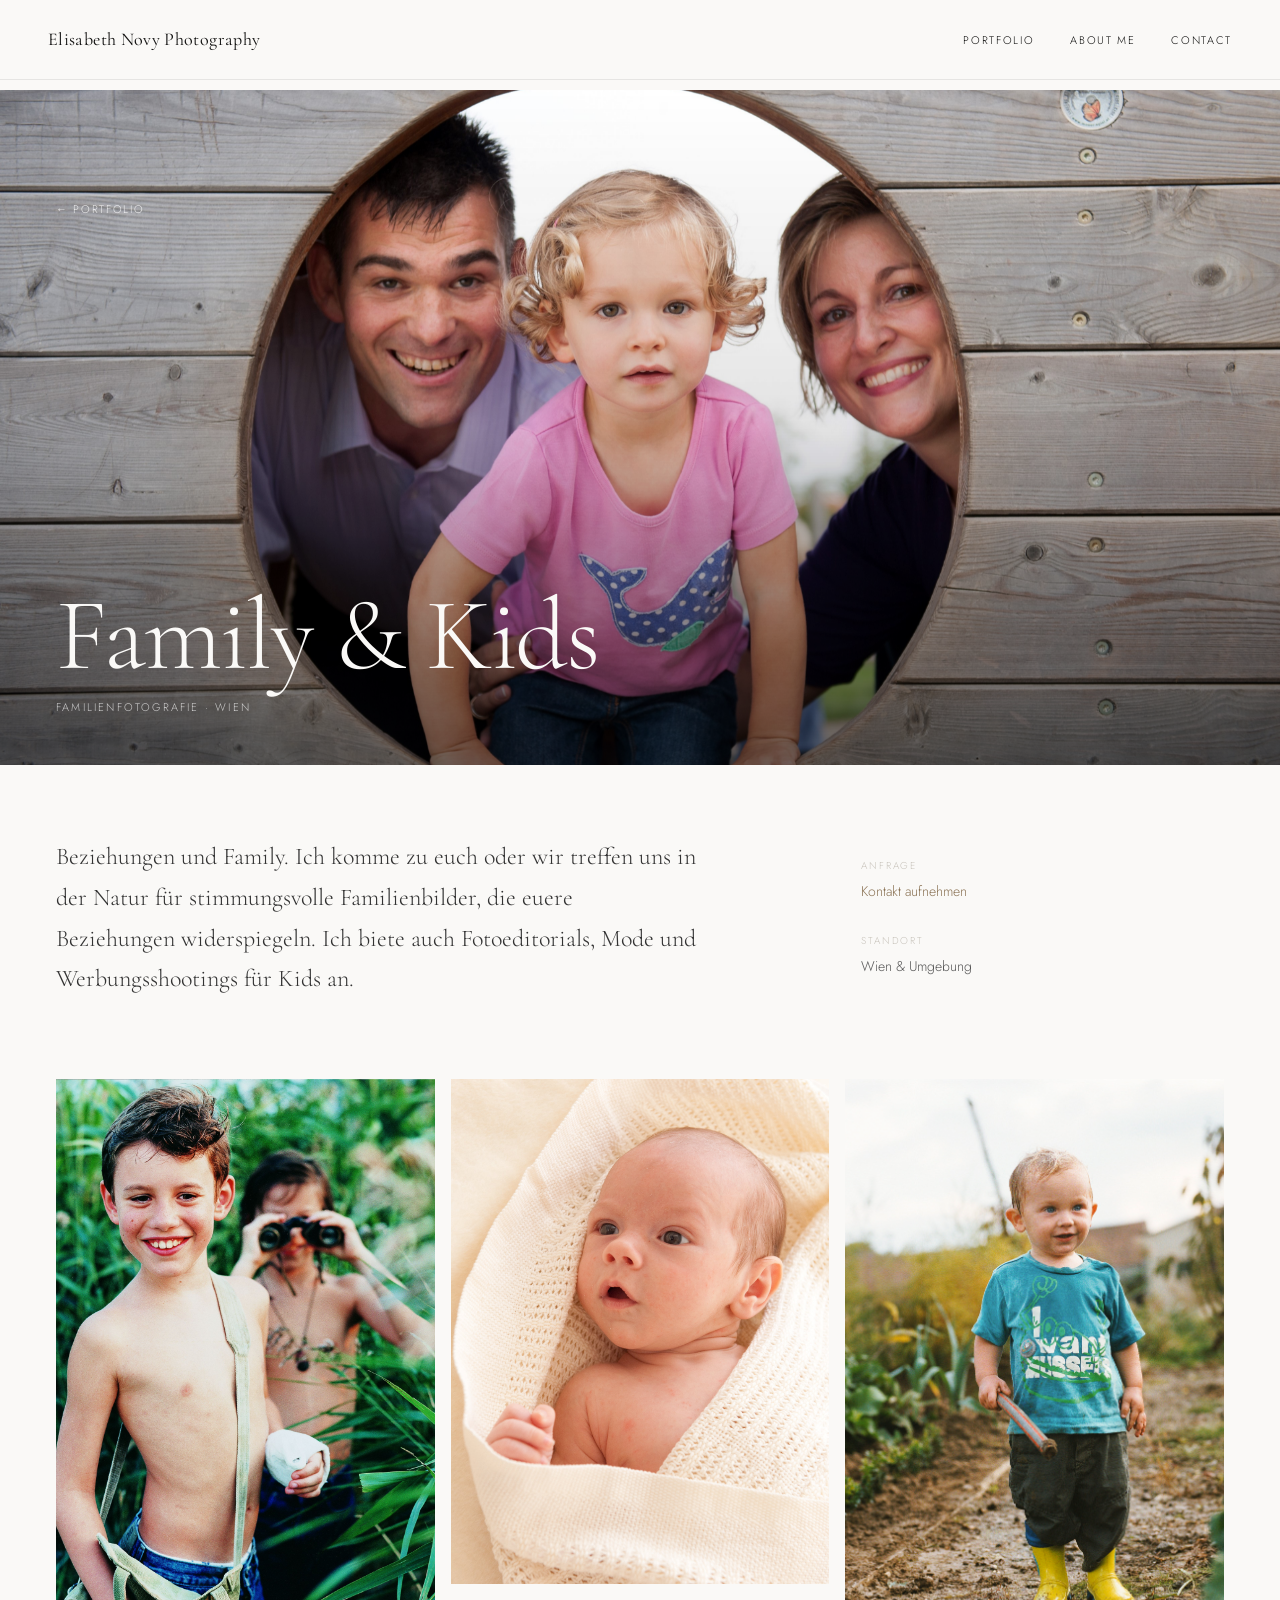
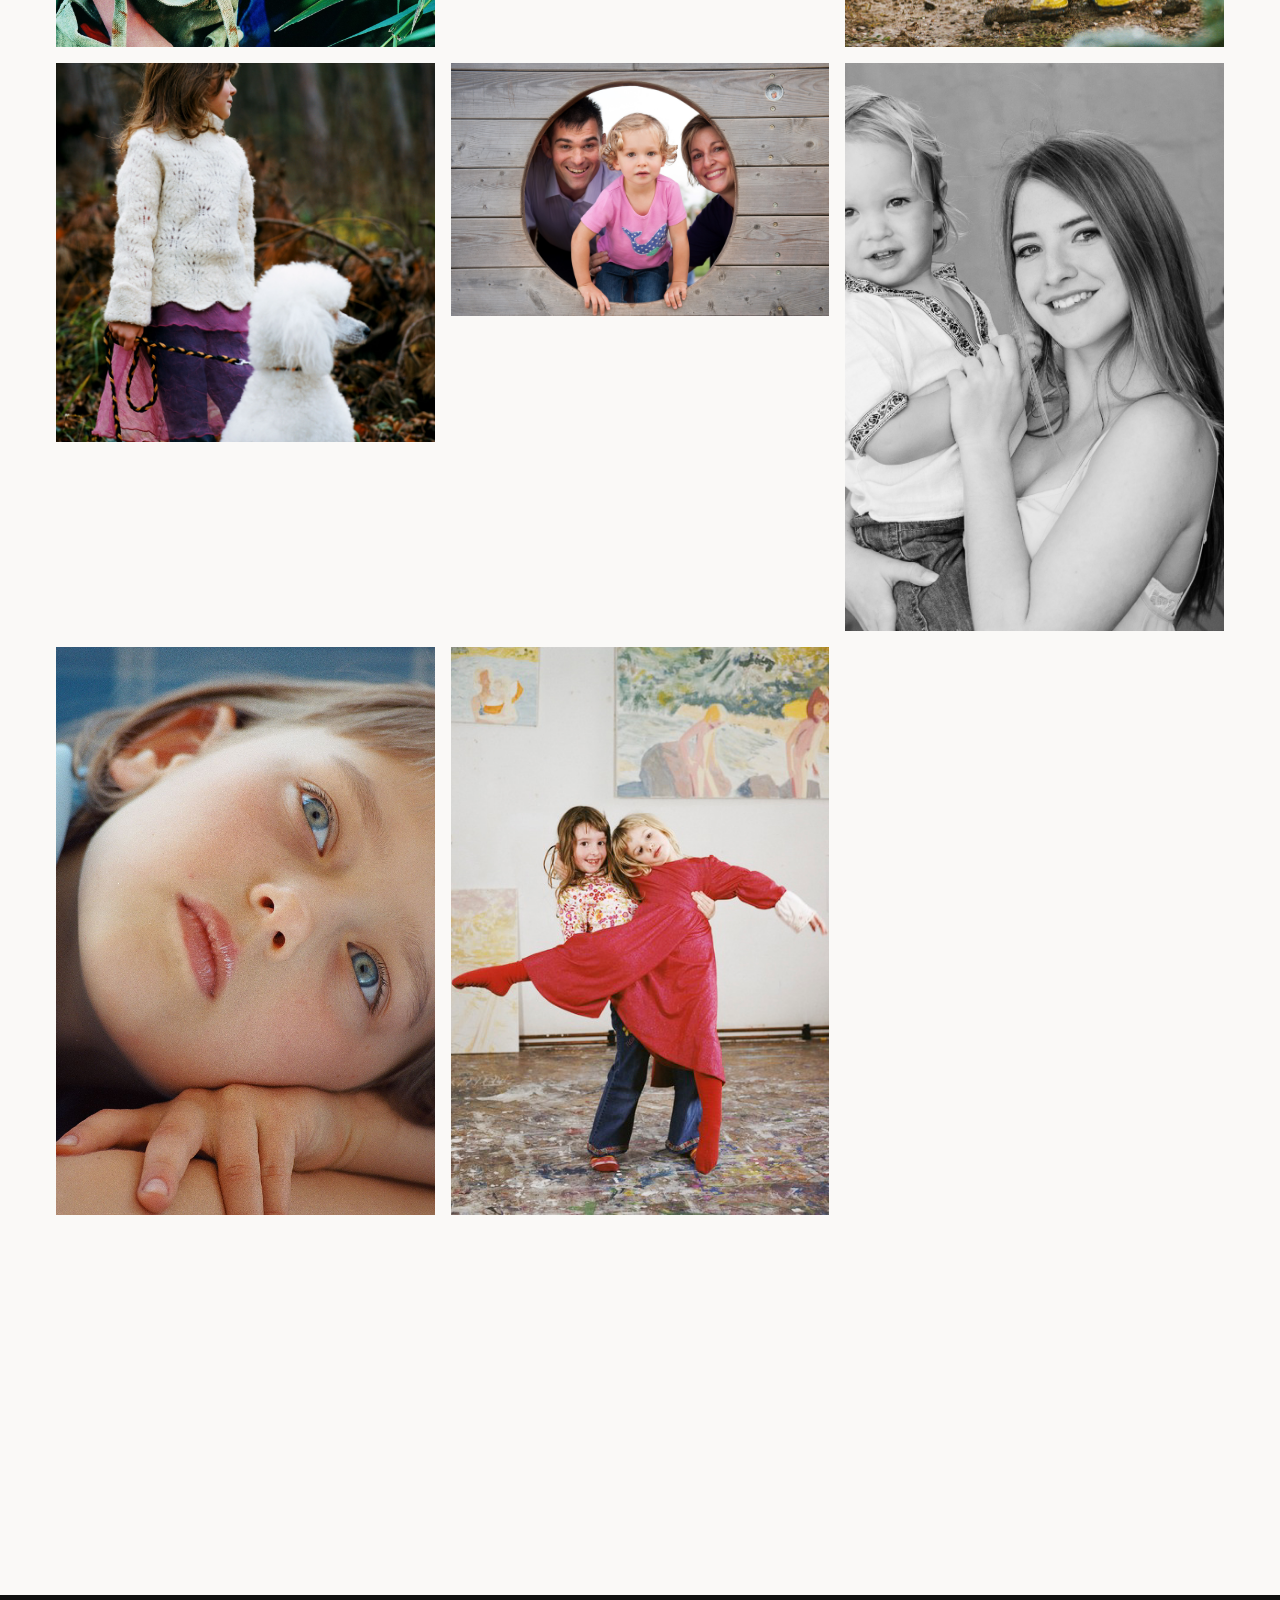
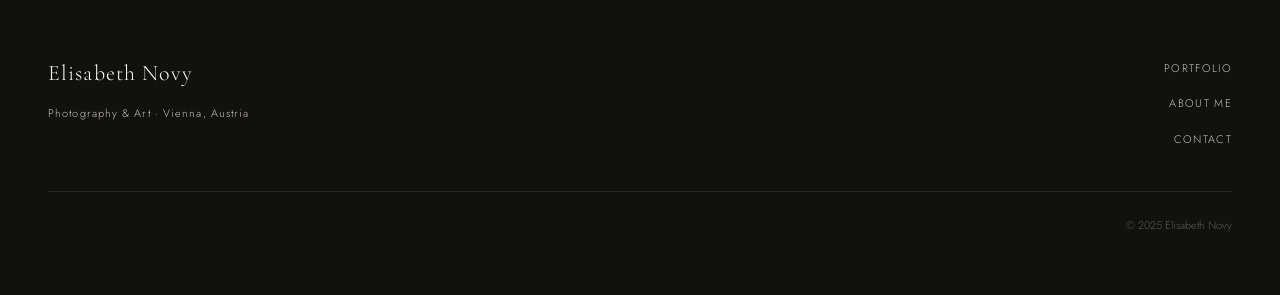
<file: service-family.html>
<!DOCTYPE html>
<html lang="de">
<head>
  <meta charset="UTF-8" />
  <meta name="viewport" content="width=device-width, initial-scale=1.0" />
  <title>Family & Kids – Elisabeth Novy Photography</title>
  <link rel="stylesheet" href="style.css" />
</head>
<body>

  <nav>
    <a class="nav-logo" href="index.html">Elisabeth Novy Photography</a>
    <button class="nav-toggle" aria-label="Menu" onclick="toggleMenu()">
      <span></span><span></span><span></span>
    </button>
    <ul class="nav-links" id="navLinks">
      <li><a href="index.html#portfolio">Portfolio</a></li>
      <li><a href="index.html#about">About me</a></li>
      <li><a href="index.html#contact">Contact</a></li>
    </ul>
  </nav>

  <main class="page-content">

    <!-- SERVICE HERO – large image with title overlay -->
    <section class="svc-hero">
      <!--
        Replace src with the best single photo for this service.
        This is the full-width banner at the top of the page.
        Example: src="images/19680035.jpg"
      -->
      <div class="svc-hero-img" style="background-image: url('images/DSC2608.jpg')"></div>
      <div class="svc-hero-overlay">
        <a class="svc-back" href="index.html#portfolio">← Portfolio</a>
        <h1 class="svc-hero-title">Family & Kids</h1>
        <p class="svc-hero-sub">Familienfotografie · Wien</p>
      </div>
    </section>

    <!-- SERVICE DESCRIPTION -->
    <section class="svc-desc-section fade-up">
      <div class="svc-desc-text">
        <!-- PLACEHOLDER: Replace with your own text for this service. -->
        <p>Beziehungen und Family. Ich komme zu euch oder wir treffen uns in der Natur für stimmungsvolle Familienbilder, die euere Beziehungen widerspiegeln. Ich biete auch Fotoeditorials, Mode und Werbungsshootings für Kids an.</p>
      </div>
      <div class="svc-desc-meta">
        <!-- PLACEHOLDER: Optional pricing, duration, or booking info. Example: -->
        <div class="svc-meta-block">
          <span class="contact-label">Anfrage</span>
          <!-- Replace with real email -->
          <a class="svc-meta-link" href="index.html#contact">Kontakt aufnehmen</a>
        </div>
        <div class="svc-meta-block">
          <span class="contact-label">Standort</span>
          <span>Wien &amp; Umgebung</span>
        </div>
      </div>
    </section>

    <!-- PHOTO GALLERY – show more work for this service -->
    <section class="svc-gallery fade-up">
      <!--
        Replace the src values below with your photos for this service.
        Add or remove photo-item blocks as needed.
        All orientations (portrait/landscape) work — the grid crops to center.
      -->
      <div class="svc-gallery-grid">

        <div class="svc-gallery-item">
          <img src="images/DSC86598_.jpg" alt="Family 1" />
        </div>
        <div class="svc-gallery-item">
          <img src="images/D2C4650-min.jpg" alt="Family 2" />
        </div>
        <div class="svc-gallery-item">
          <img src="images/DSC9864.jpg" alt="Family 3" />
        </div>
        <div class="svc-gallery-item">
          <img src="images/308154.jpg" alt="Family 4" />
        </div>
        <div class="svc-gallery-item">
          <img src="images/DSC2608.jpg" alt="Family 5" />
        </div>
        <div class="svc-gallery-item">
          <img src="images/sw_D2C0915-2-min.jpg" alt="Family 6" />
        </div>
        <div class="svc-gallery-item">
          <img src="images/PrG497906.jpg" alt="Family 6" />
        </div>
        <div class="svc-gallery-item">
          <img src="images/DSC98584.jpg" alt="Family 6" />
        </div>

        <!--
          ADD MORE PHOTOS: copy and paste this block for each additional photo:

          <div class="svc-gallery-item">
            <img src="images/YOUR-PHOTO.jpg" alt="Family" />
          </div>
        -->

      </div>
    </section>

    <!-- CTA -->
    <section class="quote-band fade-up" style="padding: 80px 48px;">
      <p class="quote-text" style="font-size: clamp(22px, 3.5vw, 42px);">
        Neugierig? Ich freue mich auf deine Nachricht.
      </p>
      <a href="index.html#contact" class="cta-btn">Kontakt aufnehmen</a>
    </section>

  </main>

  <footer>
    <div>
      <p class="footer-logo">Elisabeth Novy</p>
      <p class="footer-sub">Photography &amp; Art · Vienna, Austria</p>
    </div>
    <ul class="footer-nav">
      <li><a href="index.html#portfolio">Portfolio</a></li>
      <li><a href="index.html#about">About me</a></li>
      <li><a href="index.html#contact">Contact</a></li>
    </ul>
    <div class="footer-bottom">
      <span><!-- hello@elisabethnovy.com --></span>
      <span>© 2025 Elisabeth Novy</span>
    </div>
  </footer>

  <script>
    function toggleMenu() {
      document.getElementById('navLinks').classList.toggle('open');
    }
    const observer = new IntersectionObserver((entries) => {
      entries.forEach((entry, i) => {
        if (entry.isIntersecting) setTimeout(() => entry.target.classList.add('visible'), i * 80);
      });
    }, { threshold: 0.08 });
    document.querySelectorAll('.fade-up').forEach(el => observer.observe(el));
  </script>

</body>
</html>
</file>
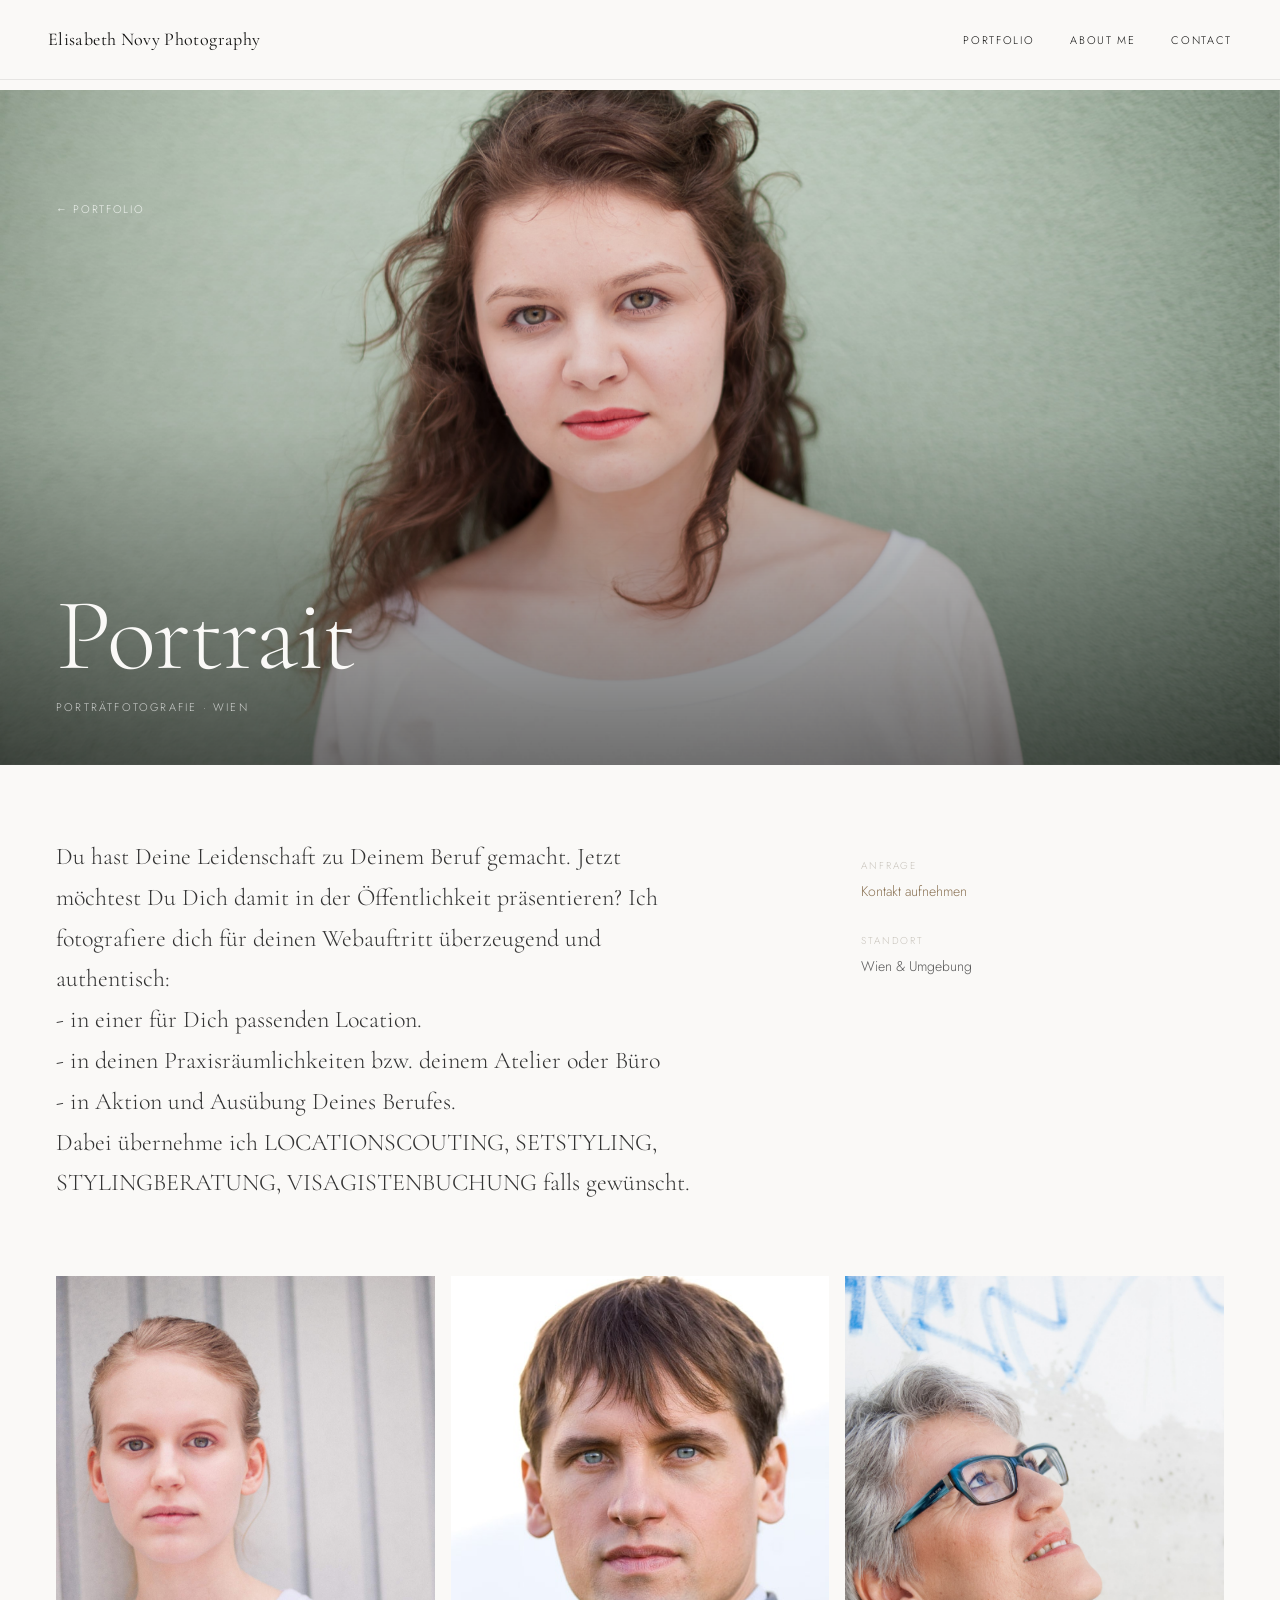
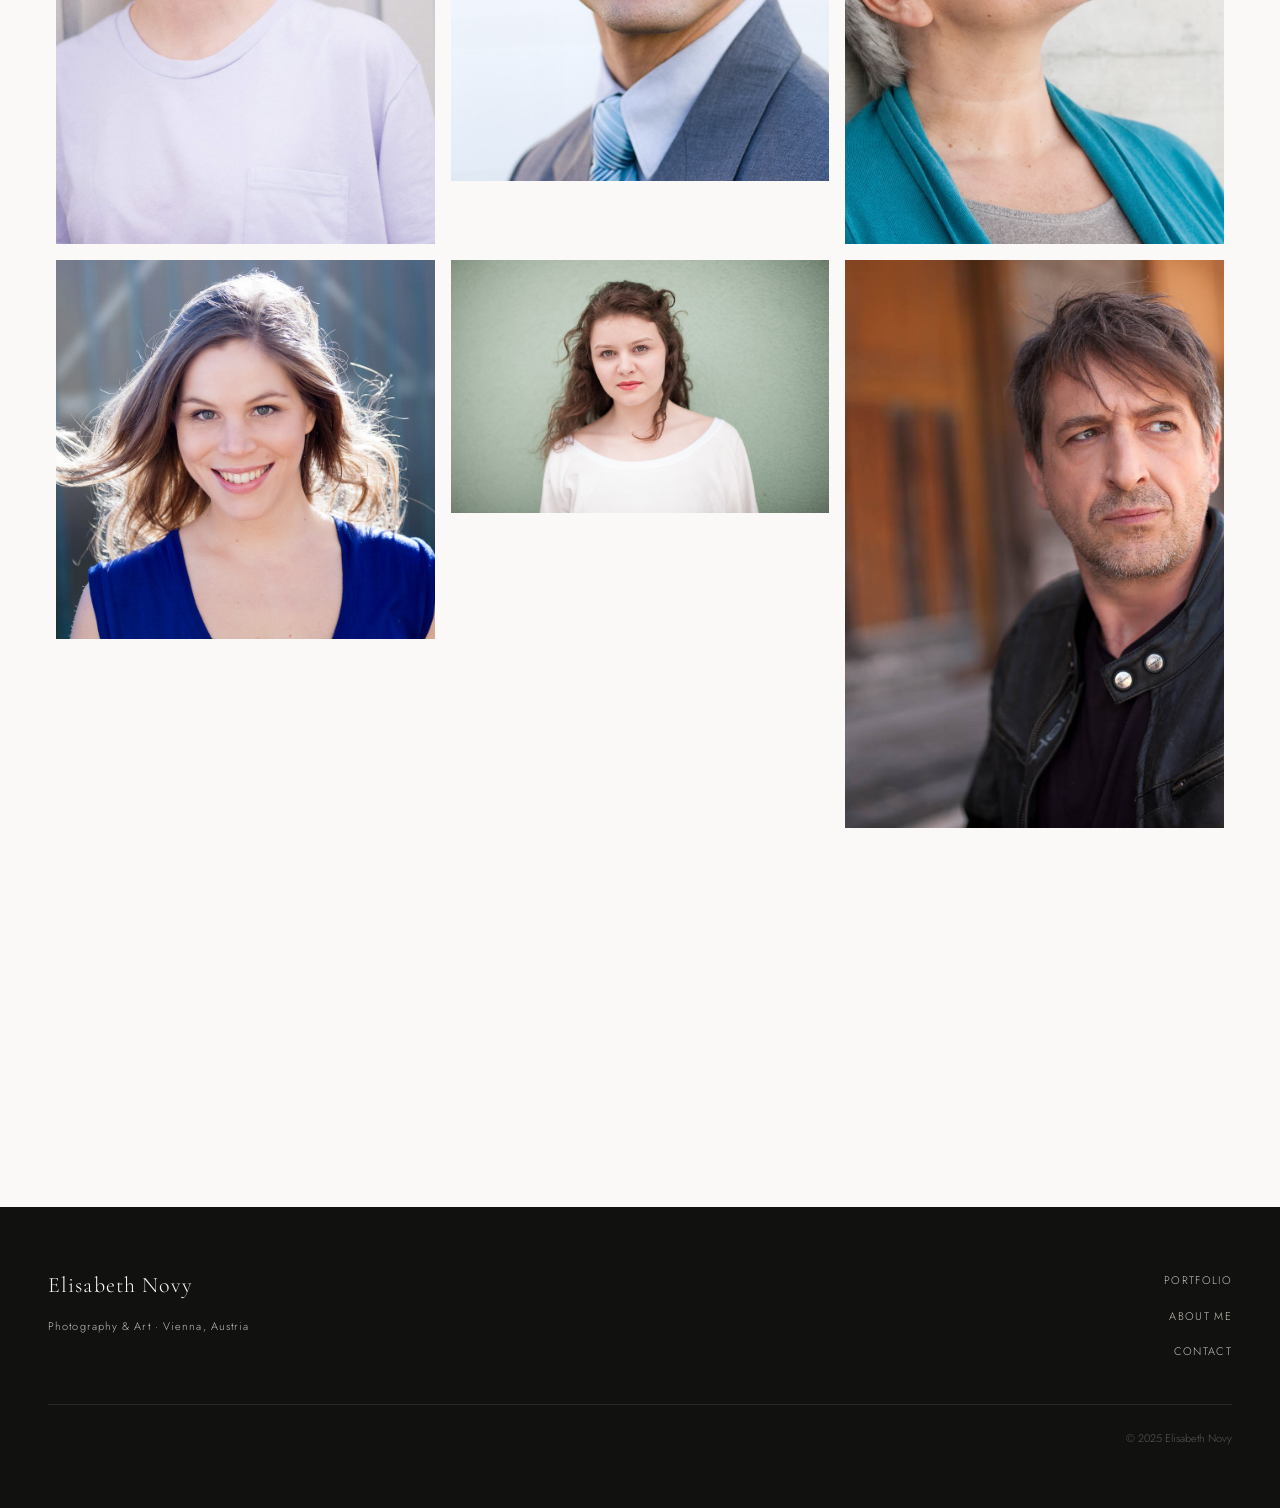
<file: service-portrait.html>
<!DOCTYPE html>
<html lang="de">
<head>
  <meta charset="UTF-8" />
  <meta name="viewport" content="width=device-width, initial-scale=1.0" />
  <title>Portrait – Elisabeth Novy Photography</title>
  <link rel="stylesheet" href="style.css" />
</head>
<body>

  <nav>
    <a class="nav-logo" href="index.html">Elisabeth Novy Photography</a>
    <button class="nav-toggle" aria-label="Menu" onclick="toggleMenu()">
      <span></span><span></span><span></span>
    </button>
    <ul class="nav-links" id="navLinks">
      <li><a href="index.html#portfolio">Portfolio</a></li>
      <li><a href="index.html#about">About me</a></li>
      <li><a href="index.html#contact">Contact</a></li>
    </ul>
  </nav>

  <main class="page-content">

    <!-- SERVICE HERO – large image with title overlay -->
    <section class="svc-hero">
      <!--
        Replace src with the best single photo for this service.
        This is the full-width banner at the top of the page.
        Example: src="images/Jan-Kruch-Geschäftsführer-min.jpg"
      -->
      <div class="svc-hero-img" style="background-image: url('images/DSC3820-min.jpg')"></div>
      <div class="svc-hero-overlay">
        <a class="svc-back" href="index.html#portfolio">← Portfolio</a>
        <h1 class="svc-hero-title">Portrait</h1>
        <p class="svc-hero-sub">Porträtfotografie · Wien</p>
      </div>
    </section>

    <!-- SERVICE DESCRIPTION -->
    <section class="svc-desc-section fade-up">
      <div class="svc-desc-text">
        <!-- PLACEHOLDER: Replace with your own text for this service. -->
        <p>Du hast Deine Leidenschaft zu Deinem Beruf gemacht. Jetzt möchtest Du Dich damit in der Öffentlichkeit präsentieren?
Ich fotografiere dich für deinen Webauftritt überzeugend und authentisch:<br>
- in einer für Dich passenden Location.<br>
- in deinen Praxisräumlichkeiten bzw. deinem Atelier oder Büro<br>
- in Aktion und Ausübung Deines Berufes.<br>
Dabei übernehme ich LOCATIONSCOUTING, SETSTYLING, STYLINGBERATUNG, VISAGISTENBUCHUNG falls gewünscht.</p>
      </div>
      <div class="svc-desc-meta">
        <!-- PLACEHOLDER: Optional pricing, duration, or booking info. Example: -->
        <div class="svc-meta-block">
          <span class="contact-label">Anfrage</span>
          <!-- Replace with real email -->
          <a class="svc-meta-link" href="index.html#contact">Kontakt aufnehmen</a>
        </div>
        <div class="svc-meta-block">
          <span class="contact-label">Standort</span>
          <span>Wien &amp; Umgebung</span>
        </div>
      </div>
    </section>

    <!-- PHOTO GALLERY – show more work for this service -->
    <section class="svc-gallery fade-up">
      <!--
        Replace the src values below with your photos for this service.
        Add or remove photo-item blocks as needed.
        All orientations (portrait/landscape) work — the grid crops to center.
      -->
      <div class="svc-gallery-grid">

        <div class="svc-gallery-item">
          <img src="images/DSC2990-Edit-Edit-min.jpg" alt="Portrait 1" />
        </div>
        <div class="svc-gallery-item">
          <img src="images/DSC098985.jpg" alt="Portrait 2" />
        </div>
        <div class="svc-gallery-item">
          <img src="images/DSC8456.JPG" alt="Portrait 3" />
        </div>
        <div class="svc-gallery-item">
          <img src="images/DSC56468.jpg" alt="Portrait 4" />
        </div>
        <div class="svc-gallery-item">
          <img src="images/DSC3820-min.jpg" alt="Portrait 5" />
        </div>
        <div class="svc-gallery-item">
          <img src="images/DSC98456.jpg" alt="Portrait 6" />
        </div>

        <!--
          ADD MORE PHOTOS: copy and paste this block for each additional photo:

          <div class="svc-gallery-item">
            <img src="images/YOUR-PHOTO.jpg" alt="Portrait" />
          </div>
        -->

      </div>
    </section>

    <!-- CTA -->
    <section class="quote-band fade-up" style="padding: 80px 48px;">
      <p class="quote-text" style="font-size: clamp(22px, 3.5vw, 42px);">
        Neugierig? Ich freue mich auf deine Nachricht.
      </p>
      <a href="index.html#contact" class="cta-btn">Kontakt aufnehmen</a>
    </section>

  </main>

  <footer>
    <div>
      <p class="footer-logo">Elisabeth Novy</p>
      <p class="footer-sub">Photography &amp; Art · Vienna, Austria</p>
    </div>
    <ul class="footer-nav">
      <li><a href="index.html#portfolio">Portfolio</a></li>
      <li><a href="index.html#about">About me</a></li>
      <li><a href="index.html#contact">Contact</a></li>
    </ul>
    <div class="footer-bottom">
      <span><!-- hello@elisabethnovy.com --></span>
      <span>© 2025 Elisabeth Novy</span>
    </div>
  </footer>

  <script>
    function toggleMenu() {
      document.getElementById('navLinks').classList.toggle('open');
    }
    const observer = new IntersectionObserver((entries) => {
      entries.forEach((entry, i) => {
        if (entry.isIntersecting) setTimeout(() => entry.target.classList.add('visible'), i * 80);
      });
    }, { threshold: 0.08 });
    document.querySelectorAll('.fade-up').forEach(el => observer.observe(el));
  </script>

</body>
</html>
</file>
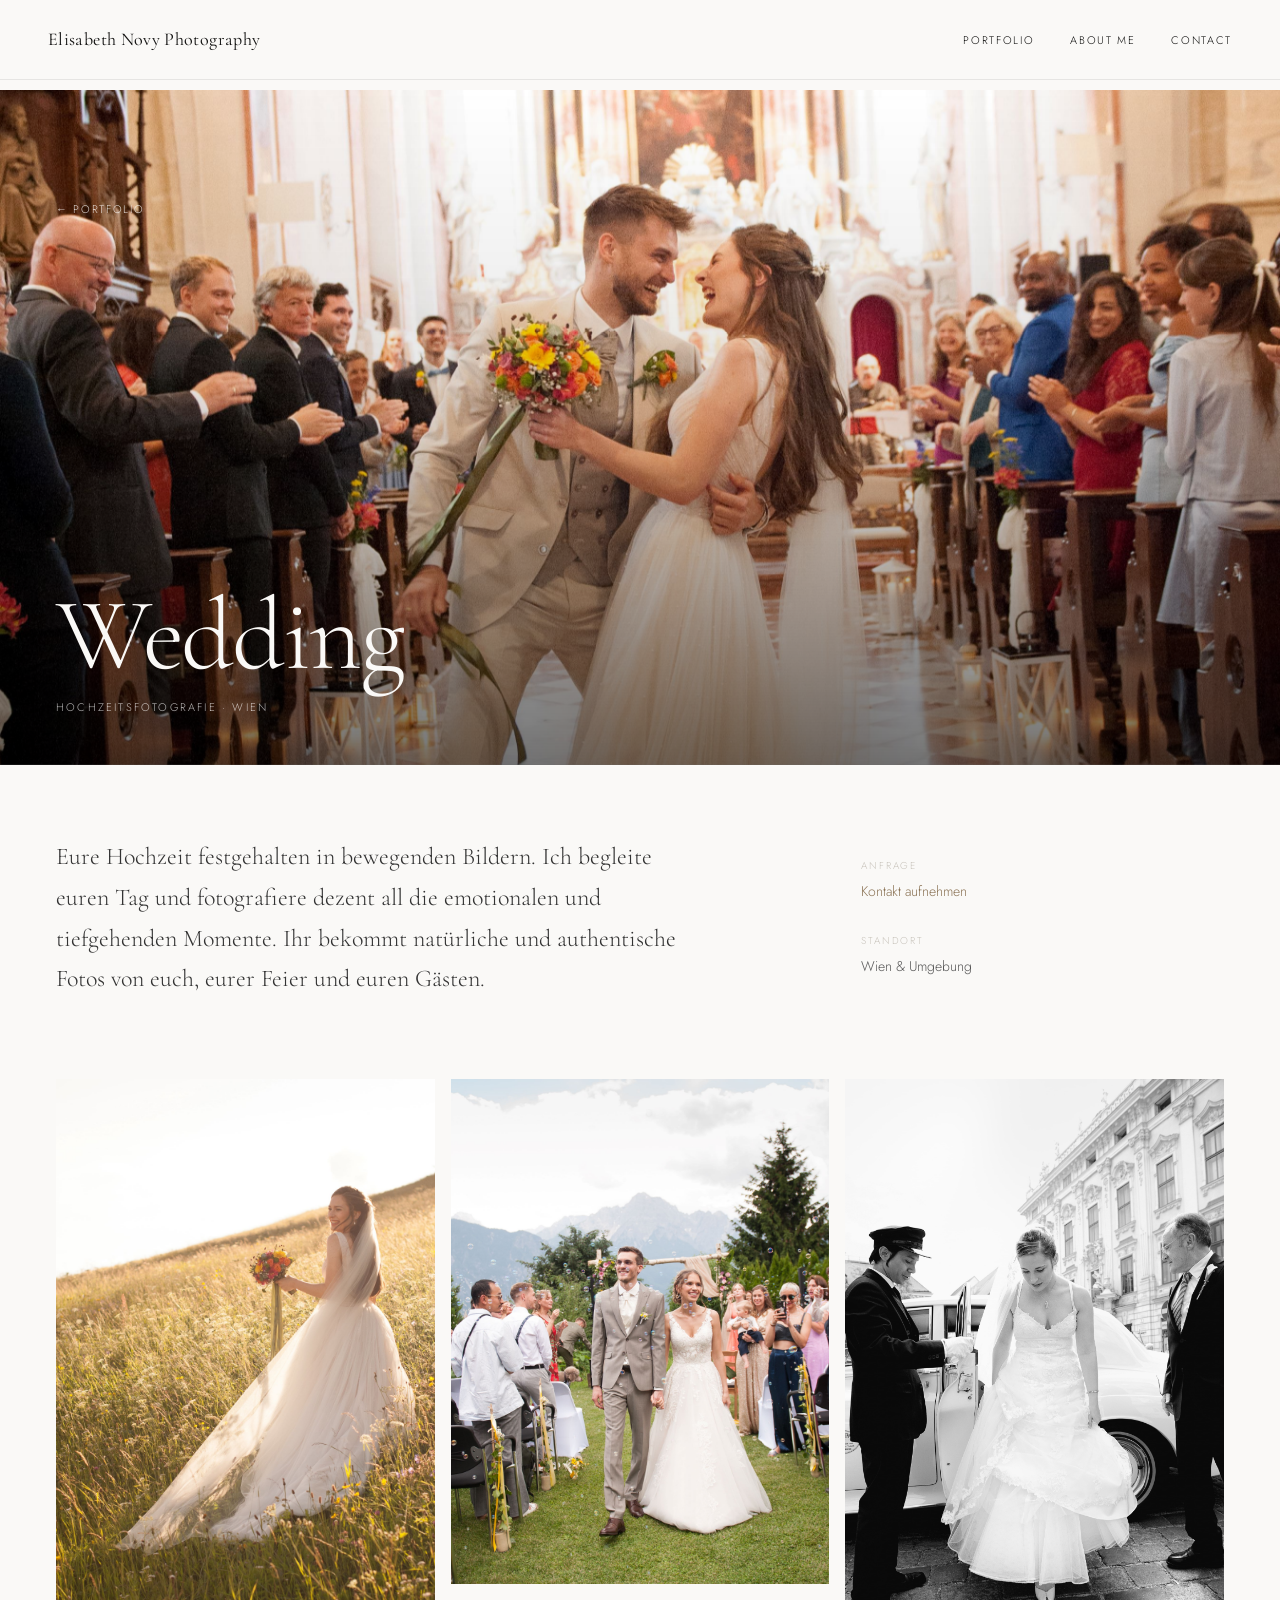
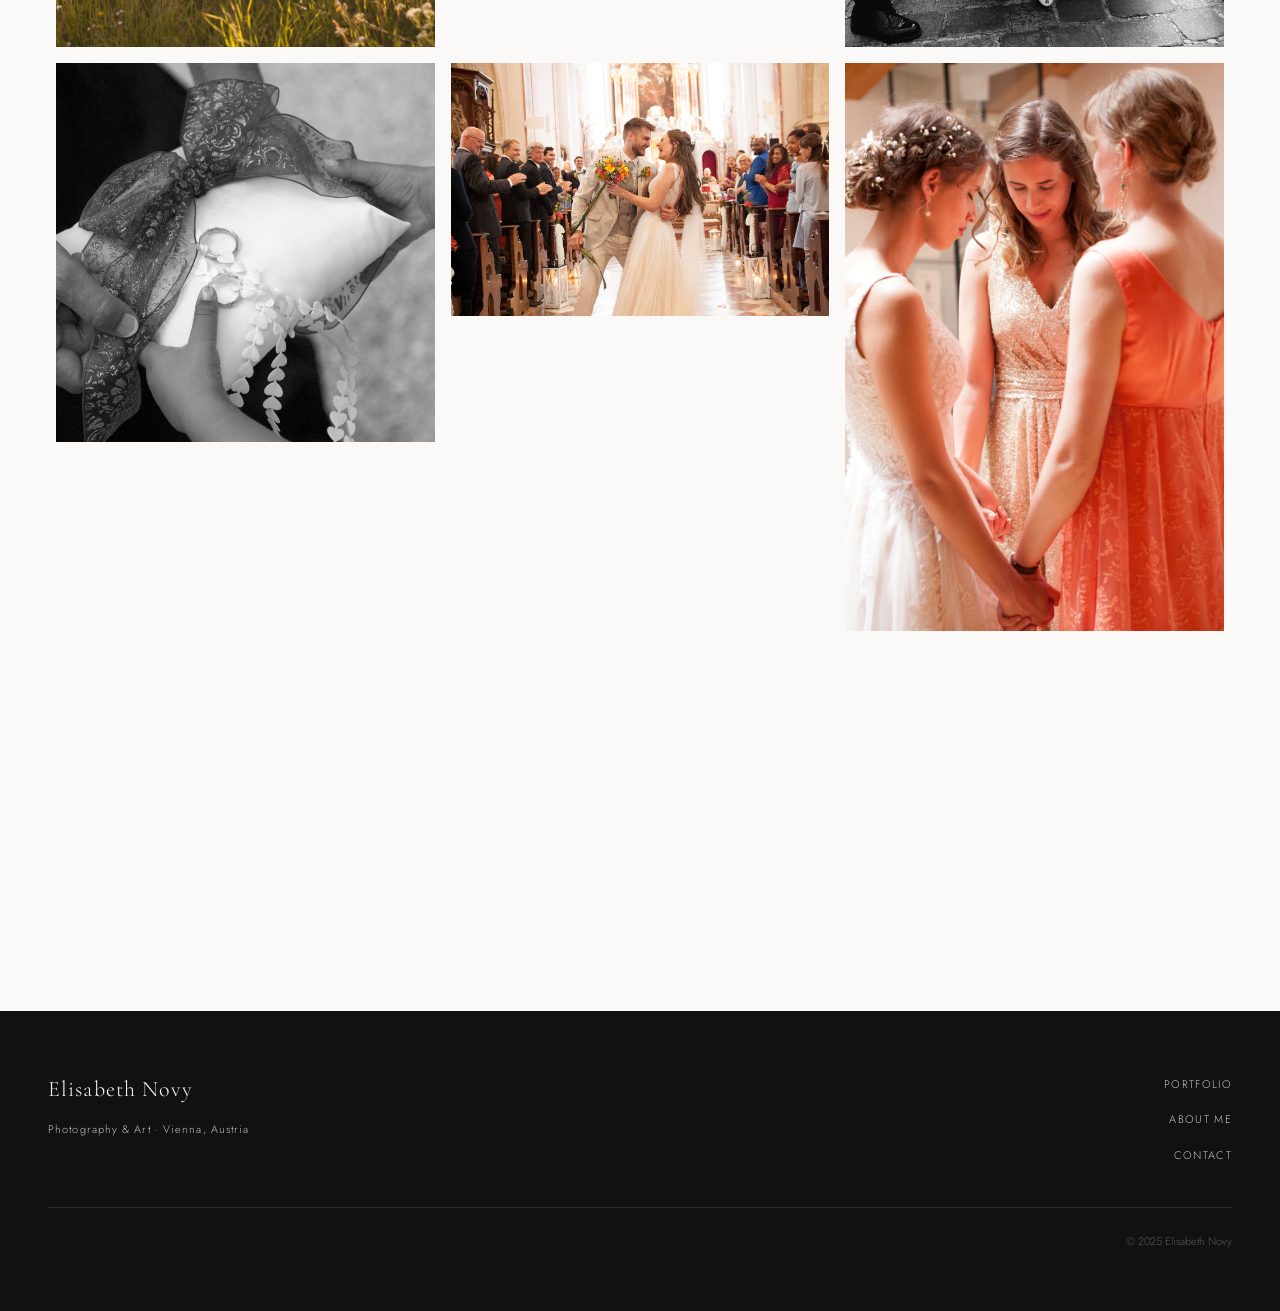
<file: service-wedding.html>
<!DOCTYPE html>
<html lang="de">
<head>
  <meta charset="UTF-8" />
  <meta name="viewport" content="width=device-width, initial-scale=1.0" />
  <title>Wedding – Elisabeth Novy Photography</title>
  <link rel="stylesheet" href="style.css" />
</head>
<body>

  <nav>
    <a class="nav-logo" href="index.html">Elisabeth Novy Photography</a>
    <button class="nav-toggle" aria-label="Menu" onclick="toggleMenu()">
      <span></span><span></span><span></span>
    </button>
    <ul class="nav-links" id="navLinks">
      <li><a href="index.html#portfolio">Portfolio</a></li>
      <li><a href="index.html#about">About me</a></li>
      <li><a href="index.html#contact">Contact</a></li>
    </ul>
  </nav>

  <main class="page-content">

    <!-- SERVICE HERO – large image with title overlay -->
    <section class="svc-hero">
      <!--
        Replace src with the best single photo for this service.
        This is the full-width banner at the top of the page.
        Example: src="images/DSC0100.jpg"
      -->
      <div class="svc-hero-img" style="background-image: url('images/DSC8560.jpg')"></div>
      <div class="svc-hero-overlay">
        <a class="svc-back" href="index.html#portfolio">← Portfolio</a>
        <h1 class="svc-hero-title">Wedding</h1>
        <p class="svc-hero-sub">Hochzeitsfotografie · Wien</p>
      </div>
    </section>

    <!-- SERVICE DESCRIPTION -->
    <section class="svc-desc-section fade-up">
      <div class="svc-desc-text">
        <!-- PLACEHOLDER: Replace with your own text for this service. -->
        <p>Eure Hochzeit festgehalten in bewegenden Bildern. Ich begleite euren Tag und fotografiere dezent all die emotionalen und tiefgehenden Momente. Ihr bekommt natürliche und authentische Fotos von euch, eurer Feier und euren Gästen.</p>
      </div>
      <div class="svc-desc-meta">
        <!-- PLACEHOLDER: Optional pricing, duration, or booking info. Example: -->
        <div class="svc-meta-block">
          <span class="contact-label">Anfrage</span>
          <!-- Replace with real email -->
          <a class="svc-meta-link" href="index.html#contact">Kontakt aufnehmen</a>
        </div>
        <div class="svc-meta-block">
          <span class="contact-label">Standort</span>
          <span>Wien &amp; Umgebung</span>
        </div>
      </div>
    </section>

    <!-- PHOTO GALLERY – show more work for this service -->
    <section class="svc-gallery fade-up">
      <!--
        Replace the src values below with your photos for this service.
        Add or remove photo-item blocks as needed.
        All orientations (portrait/landscape) work — the grid crops to center.
      -->
      <div class="svc-gallery-grid">

        <div class="svc-gallery-item">
          <img src="images/DSC9651.jpg" alt="Wedding 1" />
        </div>
        <div class="svc-gallery-item">
          <img src="images/DSC8609.jpg" alt="Wedding 2" />
        </div>
        <div class="svc-gallery-item">
          <img src="images/sw060_DSC2758-Edit-Edit-min.jpg" alt="Wedding 3" />
        </div>
        <div class="svc-gallery-item">
          <img src="images/sw_DSC7352-2-min.jpg" alt="Wedding 4" />
        </div>
        <div class="svc-gallery-item">
          <img src="images/DSC8560.jpg" alt="Wedding 5" />
        </div>
        <div class="svc-gallery-item">
          <img src="images/DSC8185.jpg" alt="Wedding 6" />
        </div>

        <!--
          ADD MORE PHOTOS: copy and paste this block for each additional photo:

          <div class="svc-gallery-item">
            <img src="images/YOUR-PHOTO.jpg" alt="Wedding" />
          </div>
        -->

      </div>
    </section>

    <!-- CTA -->
    <section class="quote-band fade-up" style="padding: 80px 48px;">
      <p class="quote-text" style="font-size: clamp(22px, 3.5vw, 42px);">
        Neugierig? Ich freue mich auf deine Nachricht.
      </p>
      <a href="index.html#contact" class="cta-btn">Kontakt aufnehmen</a>
    </section>

  </main>

  <footer>
    <div>
      <p class="footer-logo">Elisabeth Novy</p>
      <p class="footer-sub">Photography &amp; Art · Vienna, Austria</p>
    </div>
    <ul class="footer-nav">
      <li><a href="index.html#portfolio">Portfolio</a></li>
      <li><a href="index.html#about">About me</a></li>
      <li><a href="index.html#contact">Contact</a></li>
    </ul>
    <div class="footer-bottom">
      <span><!-- hello@elisabethnovy.com --></span>
      <span>© 2025 Elisabeth Novy</span>
    </div>
  </footer>

  <script>
    function toggleMenu() {
      document.getElementById('navLinks').classList.toggle('open');
    }
    const observer = new IntersectionObserver((entries) => {
      entries.forEach((entry, i) => {
        if (entry.isIntersecting) setTimeout(() => entry.target.classList.add('visible'), i * 80);
      });
    }, { threshold: 0.08 });
    document.querySelectorAll('.fade-up').forEach(el => observer.observe(el));
  </script>

</body>
</html>
</file>
<file: style.css>
@import url('https://fonts.googleapis.com/css2?family=Cormorant+Garamond:ital,wght@0,300;0,400;0,500;1,300;1,400&family=Jost:wght@200;300;400&display=swap');

*, *::before, *::after {
  box-sizing: border-box;
  margin: 0;
  padding: 0;
}

:root {
  --black: #111110;
  --white: #faf9f7;
  --warm-grey: #c8c4bc;
  --accent: #8b7355;
  --light-bg: #f2f0ed;
  --font-display: 'Cormorant Garamond', serif;
  --font-body: 'Jost', sans-serif;
}

html {
  scroll-behavior: smooth;
}

body {
  background-color: var(--white);
  color: var(--black);
  font-family: var(--font-body);
  font-weight: 300;
  font-size: 15px;
  line-height: 1.7;
  overflow-x: hidden;
}

/* ── NAV ── */
nav {
  position: fixed;
  top: 0;
  left: 0;
  right: 0;
  z-index: 100;
  display: flex;
  align-items: center;
  justify-content: space-between;
  padding: 24px 48px;
  background: rgba(250, 249, 247, 0.92);
  backdrop-filter: blur(8px);
  border-bottom: 1px solid rgba(0,0,0,0.08);
}

.nav-logo {
  font-family: var(--font-display);
  font-size: 18px;
  font-weight: 400;
  letter-spacing: 0.02em;
  color: var(--black);
  text-decoration: none;
}

.nav-links {
  display: flex;
  gap: 36px;
  list-style: none;
}

.nav-links a {
  font-family: var(--font-body);
  font-size: 11px;
  font-weight: 300;
  letter-spacing: 0.15em;
  text-transform: uppercase;
  color: var(--black);
  text-decoration: none;
  transition: color 0.3s ease;
  position: relative;
}

.nav-links a::after {
  content: '';
  position: absolute;
  bottom: -2px;
  left: 0;
  width: 0;
  height: 1px;
  background: var(--accent);
  transition: width 0.3s ease;
}

.nav-links a:hover,
.nav-links a.active {
  color: var(--accent);
}

.nav-links a:hover::after,
.nav-links a.active::after {
  width: 100%;
}

/* ── PAGE WRAPPER ── */
.page-content {
  padding-top: 90px;
}

/* ── HERO ── */
.hero {
  position: relative;
  height: 92vh;
  overflow: hidden;
  display: flex;
  flex-direction: column;
}

.hero-title-block {
  padding: 48px 48px 24px;
  z-index: 2;
}

.hero-title {
  font-family: var(--font-display);
  font-size: clamp(72px, 12vw, 160px);
  font-weight: 300;
  letter-spacing: -0.02em;
  line-height: 0.9;
  color: var(--black);
  animation: fadeUp 1.2s ease forwards;
  opacity: 0;
}

.hero-image-full {
  flex: 1;
  overflow: hidden;
  position: relative;
}

/* ── HERO SLIDESHOW — horizontal strip, touch-synced ── */
.slideshow {
  position: absolute;
  inset: 0;
  width: 100%;
  height: 100%;
  overflow: hidden;
  cursor: grab;
}

.slideshow:active { cursor: grabbing; }

.slideshow-strip {
  display: flex;
  width: 100%;
  height: 100%;
  transition: transform 0.45s cubic-bezier(0.25, 0.46, 0.45, 0.94);
  will-change: transform;
}

.slideshow-strip.dragging {
  transition: none;
}

.slide {
  flex: 0 0 100%;
  width: 100%;
  height: 100%;
  background-size: cover;
  background-position: center center;
}

.slide-dots {
  position: absolute;
  bottom: 20px;
  left: 50%;
  transform: translateX(-50%);
  display: flex;
  gap: 10px;
  z-index: 5;
}

.dot {
  width: 7px;
  height: 7px;
  border-radius: 50%;
  background: rgba(255,255,255,0.45);
  border: none;
  cursor: pointer;
  padding: 0;
  transition: background 0.3s, transform 0.3s;
}

.dot.active {
  background: #fff;
  transform: scale(1.3);
}

.dot:hover { background: rgba(255,255,255,0.8); }

.hero-tagline {
  position: absolute;
  bottom: 32px;
  right: 48px;
  font-family: var(--font-display);
  font-style: italic;
  font-size: 16px;
  color: var(--white);
  letter-spacing: 0.05em;
  opacity: 0;
  animation: fadeIn 1.5s ease 0.8s forwards;
}

/* ── SECTION HEADERS ── */
.section-header {
  display: flex;
  align-items: baseline;
  justify-content: space-between;
  padding: 80px 48px 40px;
}

.section-title {
  font-family: var(--font-display);
  font-size: clamp(40px, 6vw, 72px);
  font-weight: 300;
  line-height: 1;
  letter-spacing: -0.01em;
}

.section-link {
  font-family: var(--font-body);
  font-size: 11px;
  letter-spacing: 0.15em;
  text-transform: uppercase;
  color: var(--accent);
  text-decoration: none;
  border-bottom: 1px solid var(--accent);
  padding-bottom: 2px;
  transition: opacity 0.3s;
}

.section-link:hover { opacity: 0.6; }

/* ── PHOTO GRID ── */
.photo-grid {
  display: grid;
  grid-template-columns: repeat(3, 1fr);
  gap: 20px;
  padding: 0 48px 80px;
}

.photo-item {
  position: relative;
  overflow: hidden;
  cursor: pointer;
}

.photo-item img {
  width: 100%;
  aspect-ratio: 3/4;
  object-fit: cover;
  display: block;
  transition: transform 0.7s cubic-bezier(0.25, 0.46, 0.45, 0.94);
}

.photo-item:hover img {
  transform: scale(1.04);
}

.photo-caption {
  margin-top: 12px;
  font-family: var(--font-display);
  font-style: italic;
  font-size: 14px;
  color: var(--accent);
  letter-spacing: 0.03em;
}

/* ── MASONRY / VARIED GRID ── */
.photo-grid-masonry {
  display: grid;
  grid-template-columns: repeat(3, 1fr);
  gap: 16px;
  padding: 0 48px 80px;
}

.photo-grid-masonry .photo-item:nth-child(2) img { aspect-ratio: 3/5; }
.photo-grid-masonry .photo-item:nth-child(4) img { aspect-ratio: 4/3; }
.photo-grid-masonry .photo-item:nth-child(5) img { aspect-ratio: 1/1; }

/* ── QUOTE BAND ── */
.quote-band {
  position: relative;
  padding: 120px 80px;
  background: var(--black);
  overflow: hidden;
  text-align: center;
}

.quote-band::before {
  content: '';
  position: absolute;
  inset: 0;
  background: url('') center/cover no-repeat;
  opacity: 0.3;
}

.quote-band-bg {
  position: absolute;
  inset: 0;
  width: 100%;
  height: 100%;
  object-fit: cover;
  opacity: 0.35;
}

.quote-text {
  position: relative;
  font-family: var(--font-display);
  font-size: clamp(28px, 4.5vw, 58px);
  font-weight: 300;
  font-style: italic;
  color: var(--white);
  line-height: 1.3;
  max-width: 900px;
  margin: 0 auto;
  letter-spacing: 0.01em;
}

/* ── SERVICES PAGE ── */
.services-grid {
  display: grid;
  grid-template-columns: repeat(3, 1fr);
  gap: 48px;
  padding: 0 48px 100px;
}

.service-card img {
  width: 100%;
  aspect-ratio: 2/3;
  object-fit: cover;
  display: block;
  margin-bottom: 20px;
  transition: transform 0.6s ease;
}

.service-card:hover img {
  transform: scale(1.02);
  overflow: hidden;
}

.service-card {
  overflow: hidden;
}

.service-card-inner {
  overflow: hidden;
}

.service-name {
  font-family: var(--font-display);
  font-size: 28px;
  font-weight: 300;
  margin-bottom: 10px;
  letter-spacing: 0.01em;
}

.service-desc {
  font-size: 13px;
  color: #555;
  line-height: 1.8;
  font-weight: 300;
}

/* ── ABOUT PAGE ── */
.about-layout {
  display: grid;
  grid-template-columns: 1fr 1fr;
  gap: 0;
  min-height: 80vh;
}

.about-image-col {
  position: relative;
  overflow: hidden;
}

.about-image-col img {
  width: 100%;
  height: 100%;
  object-fit: cover;
  object-position: top center;
}

.about-text-col {
  padding: 80px 64px;
  display: flex;
  flex-direction: column;
  justify-content: center;
}

.about-name {
  font-family: var(--font-display);
  font-size: clamp(48px, 6vw, 80px);
  font-weight: 300;
  line-height: 1;
  margin-bottom: 32px;
  letter-spacing: -0.01em;
}

.about-tagline {
  font-family: var(--font-display);
  font-style: italic;
  font-size: 20px;
  color: var(--accent);
  margin-bottom: 32px;
}

.about-body {
  font-size: 14px;
  color: #555;
  line-height: 1.9;
  margin-bottom: 20px;
  max-width: 420px;
}

.about-divider {
  width: 48px;
  height: 1px;
  background: var(--accent);
  margin: 32px 0;
}

.about-art-section {
  padding: 80px 48px;
  background: var(--light-bg);
}

.about-art-title {
  font-family: var(--font-display);
  font-size: clamp(36px, 5vw, 60px);
  font-weight: 300;
  margin-bottom: 48px;
}

.art-grid {
  display: grid;
  grid-template-columns: repeat(3, 1fr);
  gap: 20px;
}

.art-grid img {
  width: 100%;
  aspect-ratio: 1/1;
  object-fit: cover;
  display: block;
  transition: transform 0.6s ease;
}

.art-grid img:hover { transform: scale(1.03); }

/* ── CONTACT ── */
.contact-section {
  padding: 80px 48px;
  display: grid;
  grid-template-columns: 1fr 1fr;
  gap: 80px;
  align-items: start;
}

.contact-title {
  font-family: var(--font-display);
  font-size: clamp(36px, 5vw, 60px);
  font-weight: 300;
  margin-bottom: 24px;
}

.contact-info {
  font-size: 14px;
  color: #555;
  line-height: 2;
}

.contact-info a {
  color: var(--accent);
  text-decoration: none;
}

.contact-info a:hover { text-decoration: underline; }

.contact-label {
  font-size: 10px;
  letter-spacing: 0.18em;
  text-transform: uppercase;
  color: var(--warm-grey);
  display: block;
  margin-top: 20px;
  margin-bottom: 4px;
}

/* ── FOOTER ── */
footer {
  background: var(--black);
  color: var(--white);
  padding: 60px 48px;
  display: grid;
  grid-template-columns: 1fr auto;
  gap: 40px;
  align-items: start;
}

.footer-logo {
  font-family: var(--font-display);
  font-size: 22px;
  font-weight: 300;
  letter-spacing: 0.05em;
  margin-bottom: 12px;
}

.footer-sub {
  font-size: 11px;
  color: var(--warm-grey);
  letter-spacing: 0.1em;
}

.footer-nav {
  list-style: none;
  text-align: right;
  display: flex;
  flex-direction: column;
  gap: 10px;
}

.footer-nav a {
  font-size: 11px;
  letter-spacing: 0.12em;
  text-transform: uppercase;
  color: var(--warm-grey);
  text-decoration: none;
  transition: color 0.3s;
}

.footer-nav a:hover { color: var(--white); }

.footer-bottom {
  grid-column: 1 / -1;
  border-top: 1px solid rgba(255,255,255,0.1);
  padding-top: 24px;
  font-size: 11px;
  color: rgba(255,255,255,0.3);
  display: flex;
  justify-content: space-between;
}

/* ── PORTFOLIO GRID ── */
.portfolio-grid {
  display: grid;
  grid-template-columns: repeat(3, 1fr);
  gap: 20px;
  padding: 0 48px 80px;
}

.portfolio-card {
  display: block;
  text-decoration: none;
  color: var(--black);
  position: relative;
  overflow: hidden;
  cursor: pointer;
}

/* ── PORTFOLIO CARD SLIDESHOW — horizontal strip, touch-synced ── */
.pcard-slideshow {
  position: relative;
  width: 100%;
  aspect-ratio: 3/4;
  overflow: hidden;
  background: var(--light-bg);
  cursor: grab;
}

.pcard-slideshow:active { cursor: grabbing; }

.pcard-strip {
  display: flex;
  width: 100%;
  height: 100%;
  transition: transform 0.4s cubic-bezier(0.25, 0.46, 0.45, 0.94);
  will-change: transform;
}

.pcard-strip.dragging {
  transition: none;
}

.pslide {
  flex: 0 0 100%;
  width: 100%;
  height: 100%;
  background-size: cover;
  background-position: center center;
}

/* Dots inside the card */
.pcard-dots {
  display: flex;
  gap: 6px;
  justify-content: center;
  margin-top: 10px;
}

.pdot {
  width: 5px;
  height: 5px;
  border-radius: 50%;
  background: var(--warm-grey);
  border: none;
  cursor: pointer;
  padding: 0;
  transition: background 0.3s, transform 0.3s;
}

.pdot.active {
  background: var(--black);
  transform: scale(1.3);
}

/* Category label below each card */
.pcard-label {
  display: flex;
  justify-content: space-between;
  align-items: baseline;
  padding: 12px 2px 4px;
  border-bottom: 1px solid rgba(0,0,0,0.1);
  transition: border-color 0.3s;
}

.portfolio-card:hover .pcard-label {
  border-color: var(--accent);
}

.pcard-title {
  font-family: var(--font-display);
  font-size: 20px;
  font-weight: 400;
  letter-spacing: 0.02em;
}

.pcard-arrow {
  font-size: 16px;
  color: var(--accent);
  transform: translateX(0);
  transition: transform 0.3s ease;
}

.portfolio-card:hover .pcard-arrow {
  transform: translateX(5px);
}

/* ── SERVICE BLOCKS ── */
.service-block {
  display: grid;
  grid-template-columns: 1fr 1fr;
  gap: 0;
  margin: 0 0 2px 0;
  min-height: 520px;
}

.service-block--reverse {
  direction: rtl; /* flip columns */
}

.service-block--reverse > * {
  direction: ltr; /* reset text inside */
}

.service-block-img {
  overflow: hidden;
  background: var(--light-bg);
}

.service-block-img img {
  width: 100%;
  height: 100%;
  object-fit: cover;
  object-position: center center;
  display: block;
  transition: transform 0.8s ease;
}

.service-block:hover .service-block-img img {
  transform: scale(1.03);
}

.service-block-text {
  padding: 64px 56px;
  display: flex;
  flex-direction: column;
  justify-content: center;
  background: var(--white);
}

.service-block--reverse .service-block-text {
  background: var(--light-bg);
}

.service-block-title {
  font-family: var(--font-display);
  font-size: clamp(36px, 4vw, 56px);
  font-weight: 300;
  letter-spacing: -0.01em;
  margin-bottom: 20px;
}

.service-block-divider {
  width: 40px;
  height: 1px;
  background: var(--accent);
  margin-bottom: 24px;
}

.service-block-text p {
  font-size: 14px;
  color: #555;
  line-height: 1.9;
  max-width: 380px;
}

/* ── CTA BUTTON ── */
.cta-btn {
  display: inline-block;
  margin-top: 36px;
  position: relative;
  font-family: var(--font-body);
  font-size: 11px;
  letter-spacing: 0.18em;
  text-transform: uppercase;
  color: var(--white);
  border: 1px solid rgba(255,255,255,0.5);
  padding: 14px 32px;
  text-decoration: none;
  transition: background 0.3s, border-color 0.3s;
}

.cta-btn:hover {
  background: rgba(255,255,255,0.15);
  border-color: var(--white);
}

/* ── RESPONSIVE: portfolio & service blocks ── */
@media (max-width: 900px) {
  .portfolio-grid {
    grid-template-columns: 1fr 1fr;
    padding: 0 24px 60px;
    gap: 16px;
  }

  .service-block {
    grid-template-columns: 1fr;
    min-height: auto;
  }

  .service-block--reverse {
    direction: ltr;
  }

  .service-block-img {
    height: 60vw;
  }

  .service-block-text {
    padding: 40px 24px;
  }
}

@media (max-width: 500px) {
  .portfolio-grid {
    grid-template-columns: 1fr;
  }
}

/* ── SERVICE PAGE ── */
.svc-hero {
  position: relative;
  height: 75vh;
  overflow: hidden;
}

.svc-hero-img {
  position: absolute;
  inset: 0;
  background-size: cover;
  background-position: center center;
  transform: scale(1.04);
  animation: zoomOut 1.8s ease forwards;
}

.svc-hero-overlay {
  position: absolute;
  inset: 0;
  background: linear-gradient(to top, rgba(0,0,0,0.55) 0%, rgba(0,0,0,0.1) 50%, transparent 100%);
  display: flex;
  flex-direction: column;
  justify-content: flex-end;
  padding: 48px 56px;
}

.svc-back {
  position: absolute;
  top: 110px;
  left: 56px;
  font-size: 11px;
  letter-spacing: 0.15em;
  text-transform: uppercase;
  color: rgba(255,255,255,0.8);
  text-decoration: none;
  transition: color 0.3s;
}

.svc-back:hover { color: #fff; }

.svc-hero-title {
  font-family: var(--font-display);
  font-size: clamp(52px, 8vw, 110px);
  font-weight: 300;
  color: var(--white);
  line-height: 1;
  letter-spacing: -0.02em;
  margin-bottom: 12px;
}

.svc-hero-sub {
  font-family: var(--font-body);
  font-size: 11px;
  letter-spacing: 0.2em;
  text-transform: uppercase;
  color: rgba(255,255,255,0.7);
}

.svc-desc-section {
  display: grid;
  grid-template-columns: 2fr 1fr;
  gap: 80px;
  padding: 72px 56px;
  align-items: start;
}

.svc-desc-text p {
  font-family: var(--font-display);
  font-size: clamp(18px, 2vw, 24px);
  font-weight: 300;
  line-height: 1.7;
  color: #333;
  max-width: 640px;
}

.svc-meta-block {
  margin-bottom: 28px;
  font-size: 14px;
  color: #555;
  line-height: 1.8;
}

.svc-meta-link {
  color: var(--accent);
  text-decoration: none;
  font-size: 14px;
}

.svc-meta-link:hover { text-decoration: underline; }

/* Gallery grid — masonry-style mixed sizes */
.svc-gallery {
  padding: 0 56px 80px;
}

.svc-gallery-grid {
  display: grid;
  grid-template-columns: repeat(3, 1fr);
  gap: 16px;
}

.svc-gallery-item {
  overflow: hidden;
}

.svc-gallery-item img {
  width: 100%;
  aspect-ratio: 2/3;        /* portrait default — works for any orientation */
  object-fit: cover;
  object-position: center center;
  display: block;
  transition: transform 0.7s ease;
}

/* Vary the heights so the grid feels editorial, not uniform */
.svc-gallery-item:nth-child(2) img { aspect-ratio: 3/4; }
.svc-gallery-item:nth-child(4) img { aspect-ratio: 1/1; }
.svc-gallery-item:nth-child(5) img { aspect-ratio: 3/2; }

.svc-gallery-item:hover img { transform: scale(1.04); }

@media (max-width: 900px) {
  .svc-hero { height: 55vh; }
  .svc-hero-overlay { padding: 32px 24px; }
  .svc-back { left: 24px; top: 90px; }
  .svc-desc-section { grid-template-columns: 1fr; gap: 32px; padding: 48px 24px; }
  .svc-gallery { padding: 0 24px 60px; }
  .svc-gallery-grid { grid-template-columns: 1fr 1fr; }
  .svc-gallery-item img,
  .svc-gallery-item:nth-child(2) img,
  .svc-gallery-item:nth-child(4) img,
  .svc-gallery-item:nth-child(5) img { aspect-ratio: 1/1; }
}

@media (max-width: 500px) {
  .svc-gallery-grid { grid-template-columns: 1fr; }
  .svc-gallery-item img,
  .svc-gallery-item:nth-child(2) img,
  .svc-gallery-item:nth-child(4) img,
  .svc-gallery-item:nth-child(5) img { aspect-ratio: 3/4; }
}

/* ── ANIMATIONS ── */
@keyframes fadeUp {
  from { opacity: 0; transform: translateY(30px); }
  to   { opacity: 1; transform: translateY(0); }
}

@keyframes fadeIn {
  from { opacity: 0; }
  to   { opacity: 1; }
}

@keyframes zoomOut {
  from { transform: scale(1.08); }
  to   { transform: scale(1); }
}

.fade-up {
  opacity: 0;
  transform: translateY(24px);
  transition: opacity 0.8s ease, transform 0.8s ease;
}

.fade-up.visible {
  opacity: 1;
  transform: translateY(0);
}

/* ── MOBILE HAMBURGER ── */
.nav-toggle {
  display: none;
  flex-direction: column;
  gap: 5px;
  cursor: pointer;
  background: none;
  border: none;
  padding: 4px;
}

.nav-toggle span {
  width: 24px;
  height: 1px;
  background: var(--black);
  display: block;
  transition: all 0.3s ease;
}

/* ── RESPONSIVE ── */
@media (max-width: 900px) {
  nav { padding: 20px 24px; }

  .nav-toggle { display: flex; }

  .nav-links {
    display: none;
    position: fixed;
    top: 69px;
    left: 0;
    right: 0;
    background: var(--white);
    flex-direction: column;
    gap: 0;
    border-top: 1px solid rgba(0,0,0,0.08);
  }

  .nav-links.open { display: flex; }

  .nav-links li { border-bottom: 1px solid rgba(0,0,0,0.05); }

  .nav-links a {
    display: block;
    padding: 16px 24px;
    font-size: 12px;
  }

  .hero-title { font-size: 18vw; }
  .hero-title-block { padding: 32px 24px 16px; }

  .section-header { padding: 60px 24px 32px; flex-direction: column; gap: 16px; }

  .photo-grid, .photo-grid-masonry, .services-grid, .art-grid {
    grid-template-columns: 1fr;
    padding: 0 24px 60px;
  }

  .about-layout { grid-template-columns: 1fr; }
  .about-image-col { height: 60vw; }
  .about-text-col { padding: 48px 24px; }

  .contact-section { grid-template-columns: 1fr; padding: 60px 24px; gap: 40px; }

  .quote-band { padding: 80px 32px; }

  footer { grid-template-columns: 1fr; padding: 48px 24px; }
  .footer-nav { text-align: left; }

  .section-header { flex-direction: column; align-items: flex-start; }
  .about-art-section { padding: 60px 24px; }
}
</file>
